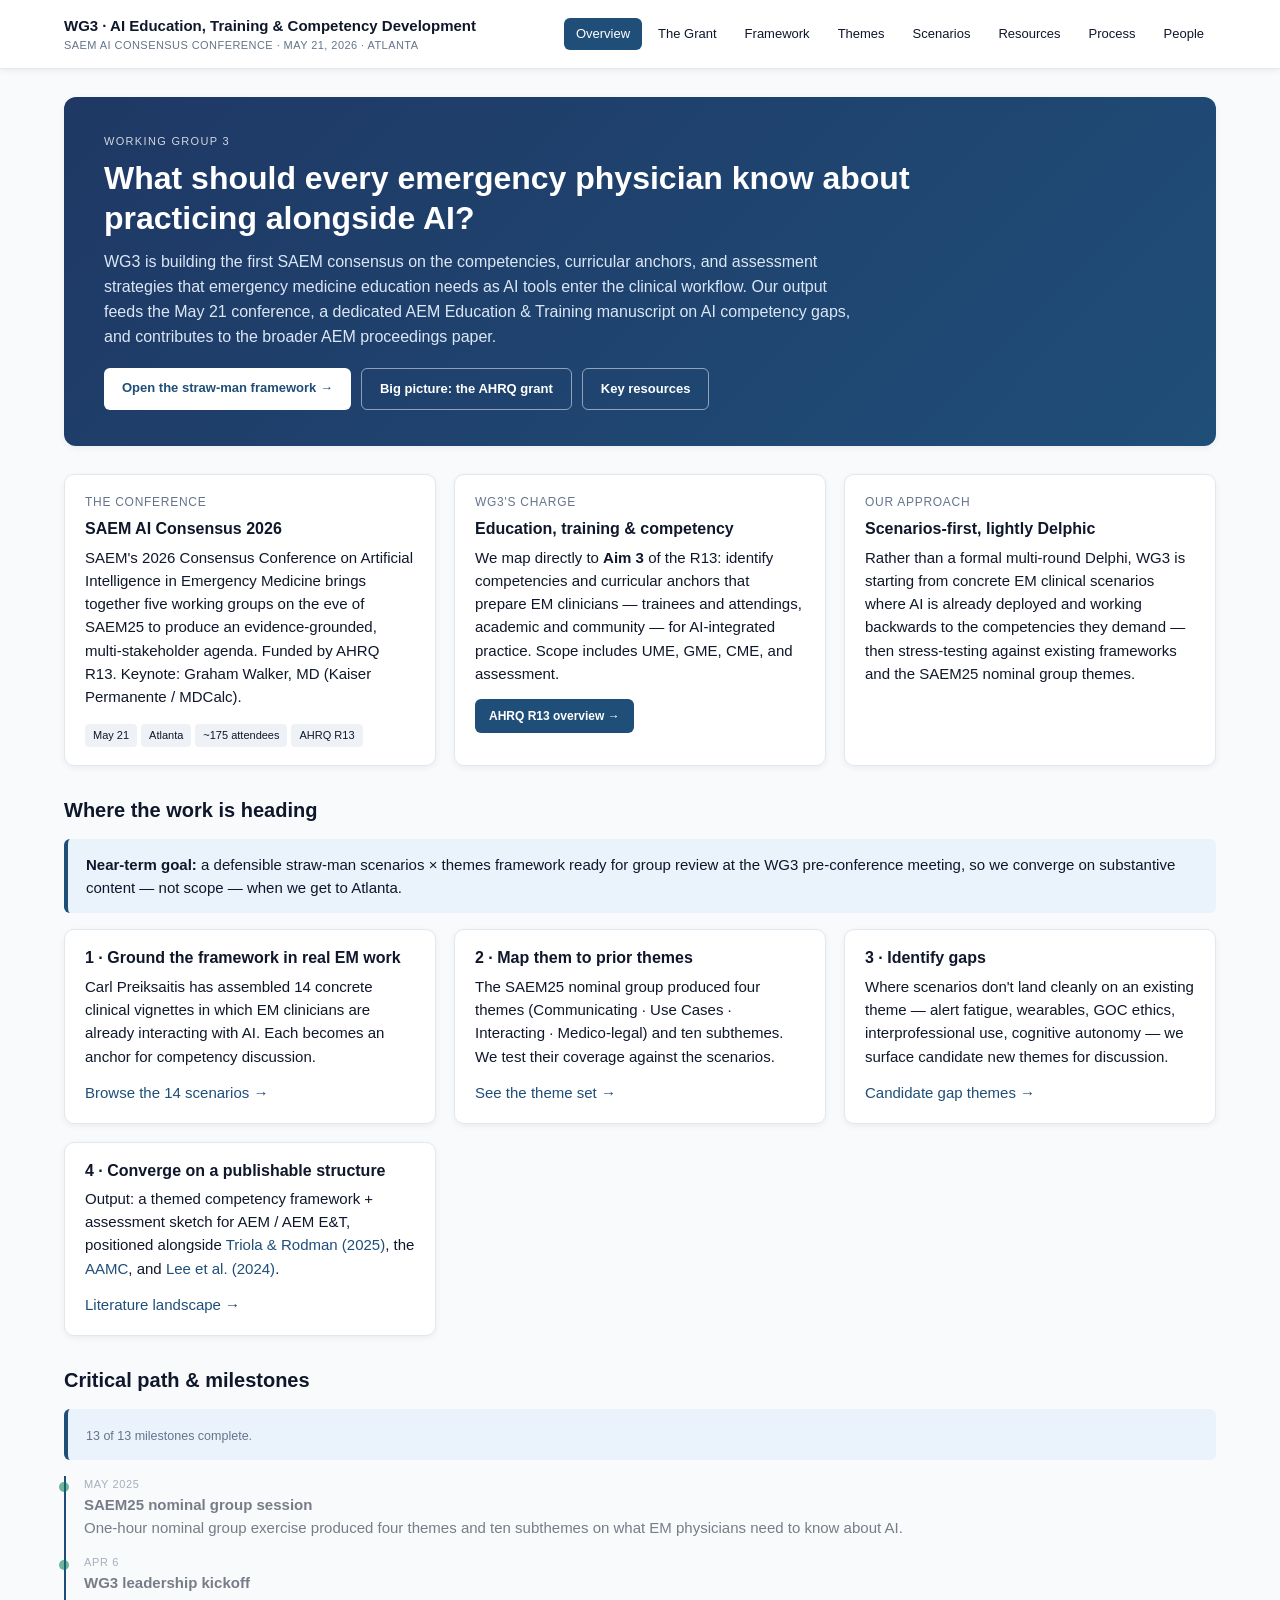
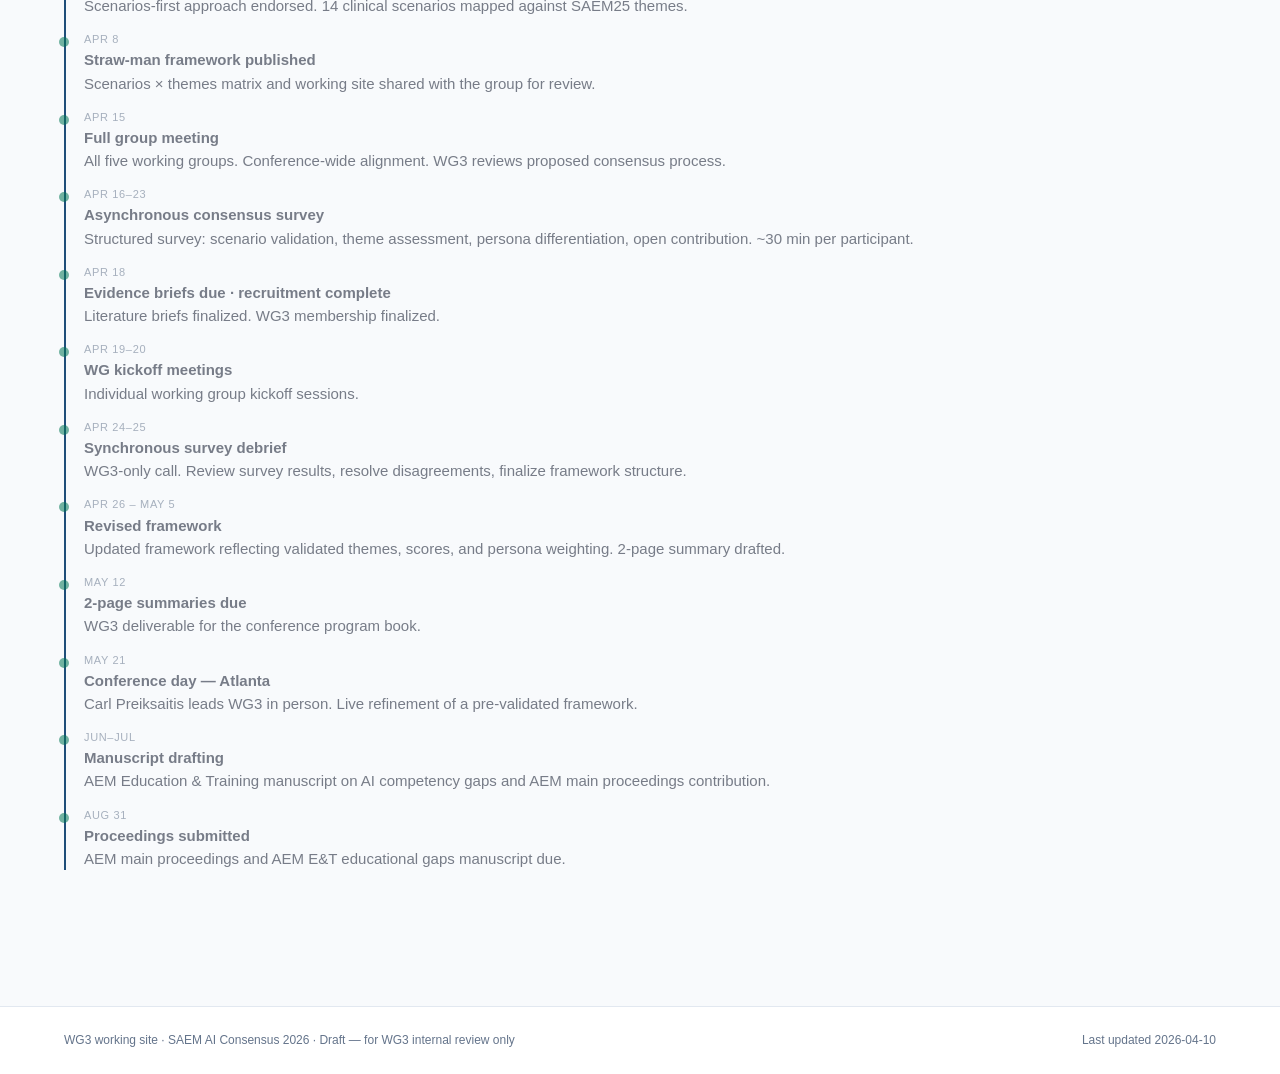
<file: index.html>
<!doctype html>
<html lang="en"><head>
<meta charset="utf-8"><meta name="viewport" content="width=device-width,initial-scale=1">
<title>WG3 · SAEM AI Consensus 2026</title>
<link rel="stylesheet" href="assets/site.css">
</head><body>
<header class="site"><div class="wrap">
 <div class="brand"><b>WG3 · AI Education, Training & Competency Development</b><span>SAEM AI Consensus Conference · May 21, 2026 · Atlanta</span></div>
 <nav>
  <a href="index.html">Overview</a>
  <a href="grant.html">The Grant</a>
  <a href="framework.html">Framework</a>
  <a href="themes.html">Themes</a>
  <a href="scenarios.html">Scenarios</a>
  <a href="resources.html">Resources</a>
  <a href="process.html">Process</a>
  <a href="people.html">People</a>
 </nav>
</div></header>

<main>
<div class="hero">
 <div class="eyebrow">Working Group 3</div>
 <h1>What should every emergency physician know about practicing alongside AI?</h1>
 <p>WG3 is building the first SAEM consensus on the competencies, curricular anchors, and assessment strategies that emergency medicine education needs as AI tools enter the clinical workflow. Our output feeds the May 21 conference, a dedicated AEM Education &amp; Training manuscript on AI competency gaps, and contributes to the broader AEM proceedings paper.</p>
 <div class="cta">
  <a class="btn" href="framework.html">Open the straw-man framework →</a>
  <a class="btn ghost" href="grant.html">Big picture: the AHRQ grant</a>
  <a class="btn ghost" href="resources.html">Key resources</a>
 </div>
</div>

<div class="grid cols-3">
 <div class="card"><div class="meta">The conference</div>
  <h3>SAEM AI Consensus 2026</h3>
  <p>SAEM's 2026 Consensus Conference on Artificial Intelligence in Emergency Medicine brings together five working groups on the eve of SAEM25 to produce an evidence-grounded, multi-stakeholder agenda. Funded by AHRQ R13. Keynote: Graham Walker, MD (Kaiser Permanente / MDCalc).</p>
  <p><span class="pill">May 21</span><span class="pill">Atlanta</span><span class="pill">~175 attendees</span><span class="pill">AHRQ R13</span></p>
 </div>
 <div class="card"><div class="meta">WG3's charge</div>
  <h3>Education, training & competency</h3>
  <p>We map directly to <b>Aim 3</b> of the R13: identify competencies and curricular anchors that prepare EM clinicians — trainees and attendings, academic and community — for AI-integrated practice. Scope includes UME, GME, CME, and assessment.</p>
  <p style="margin-bottom:0"><a href="grant.html" style="display:inline-block;padding:8px 14px;background:#1f4e79;color:#fff;border-radius:6px;font-weight:600;font-size:12px;text-decoration:none">AHRQ R13 overview →</a></p>
 </div>
 <div class="card"><div class="meta">Our approach</div>
  <h3>Scenarios-first, lightly Delphic</h3>
  <p>Rather than a formal multi-round Delphi, WG3 is starting from concrete EM clinical scenarios where AI is already deployed and working backwards to the competencies they demand — then stress-testing against existing frameworks and the SAEM25 nominal group themes.</p>
 </div>
</div>

<h2>Where the work is heading</h2>
<div class="callout">
 <b>Near-term goal:</b> a defensible straw-man scenarios × themes framework ready for group review at the WG3 pre-conference meeting, so we converge on substantive content — not scope — when we get to Atlanta.
</div>

<div class="grid cols-2">
 <div class="card">
  <h3>1 · Ground the framework in real EM work</h3>
  <p>Carl Preiksaitis has assembled 14 concrete clinical vignettes in which EM clinicians are already interacting with AI. Each becomes an anchor for competency discussion.</p>
  <p><a href="scenarios.html">Browse the 14 scenarios →</a></p>
 </div>
 <div class="card">
  <h3>2 · Map them to prior themes</h3>
  <p>The SAEM25 nominal group produced four themes (Communicating · Use Cases · Interacting · Medico-legal) and ten subthemes. We test their coverage against the scenarios.</p>
  <p><a href="themes.html">See the theme set →</a></p>
 </div>
 <div class="card">
  <h3>3 · Identify gaps</h3>
  <p>Where scenarios don't land cleanly on an existing theme — alert fatigue, wearables, GOC ethics, interprofessional use, cognitive autonomy — we surface candidate new themes for discussion.</p>
  <p><a href="framework.html#gaps">Candidate gap themes →</a></p>
 </div>
 <div class="card">
  <h3>4 · Converge on a publishable structure</h3>
  <p>Output: a themed competency framework + assessment sketch for AEM / AEM E&amp;T, positioned alongside <a href="https://pubmed.ncbi.nlm.nih.gov/39705530/" target="_blank" rel="noopener">Triola &amp; Rodman (2025)</a>, the <a href="https://www.aamc.org/about-us/mission-areas/medical-education/advancing-ai-resource-collection/artificial-intelligence-competencies-medical-educators" target="_blank" rel="noopener">AAMC</a>, and <a href="https://pubmed.ncbi.nlm.nih.gov/38207056/" target="_blank" rel="noopener">Lee et al. (2024)</a>.</p>
  <p><a href="resources.html#lit">Literature landscape →</a></p>
 </div>
</div>

<h2>Critical path &amp; milestones</h2>
<div id="tlStatus" class="callout"></div>
<div id="timeline" class="timeline"></div>
</main>

<footer class="site"><div class="wrap">
 <div>WG3 working site · SAEM AI Consensus 2026 · Draft — for WG3 internal review only</div>
 <div>Last updated 2026-04-10</div>
</div></footer>
<script src="assets/data.js"></script>
<script src="assets/site.js"></script>
<script>renderTimeline('#timeline');renderTimelineStatus('#tlStatus');</script>
</body></html>
</file>
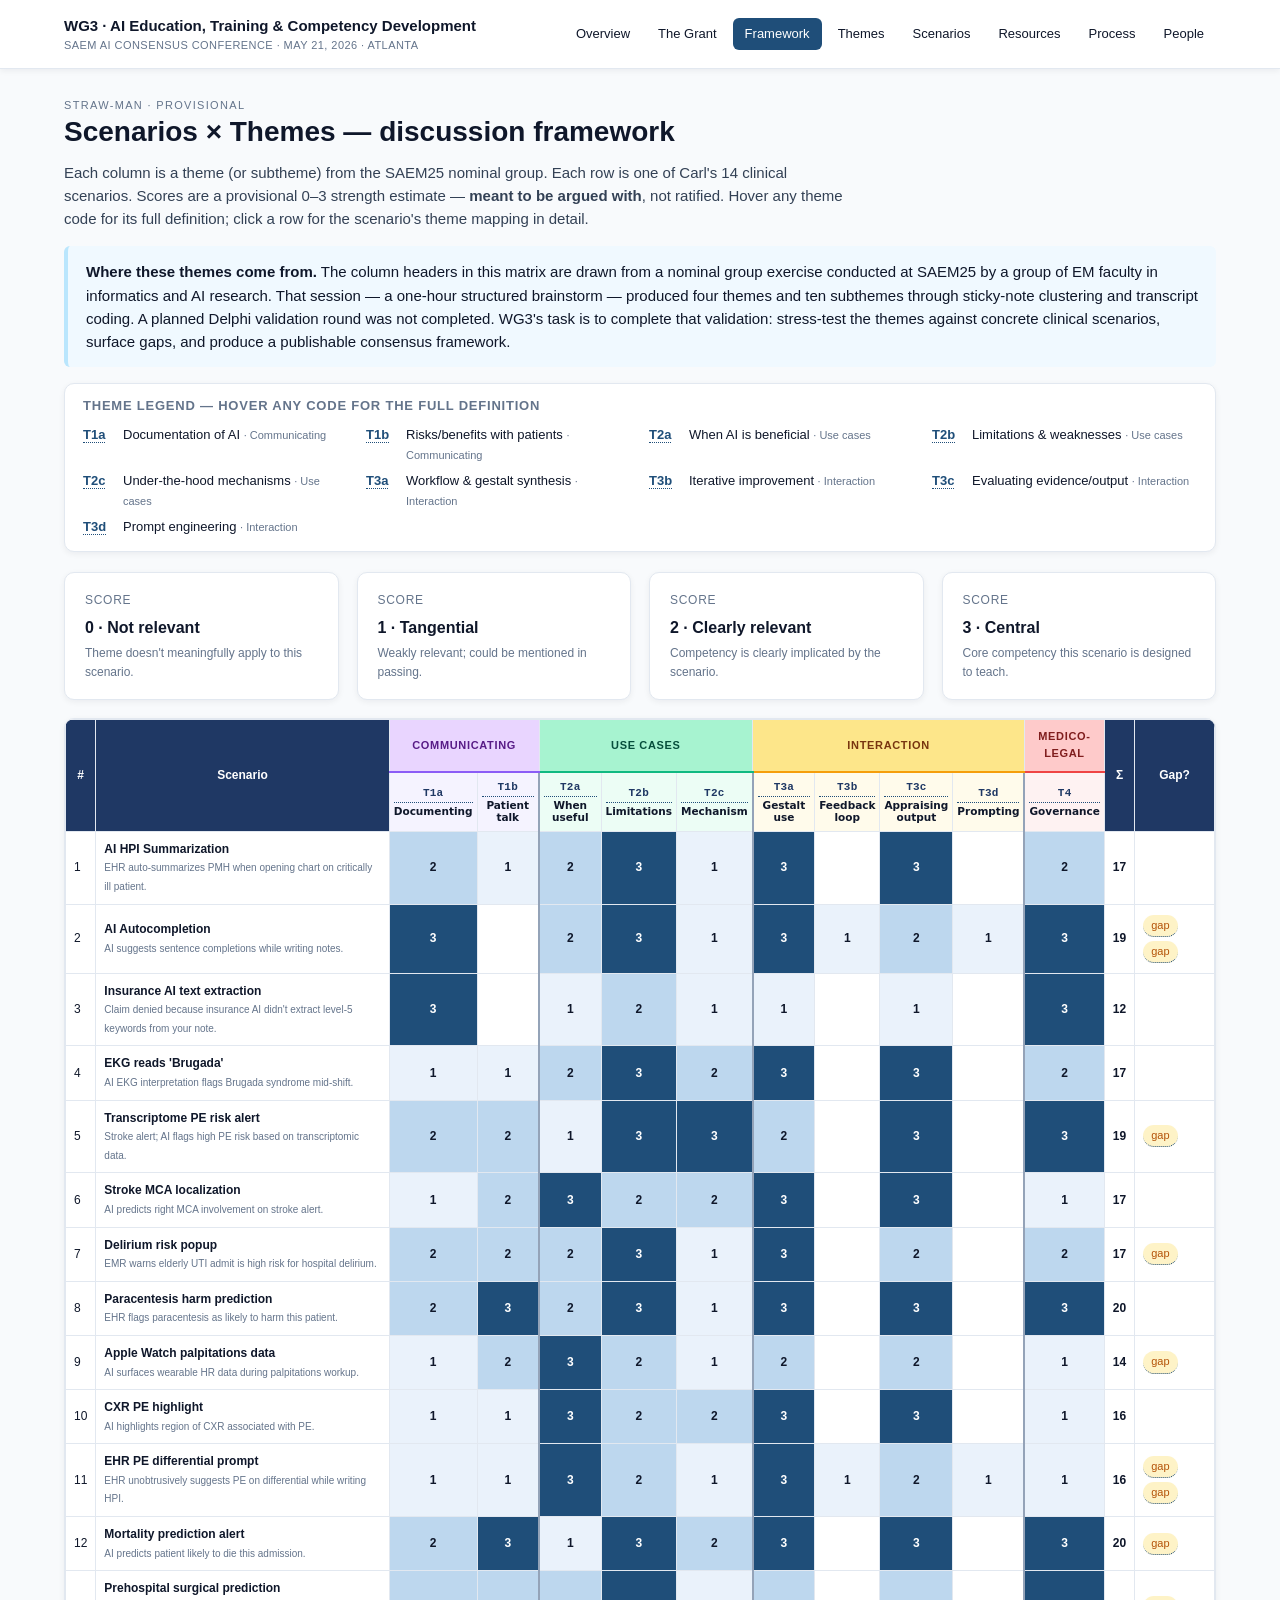
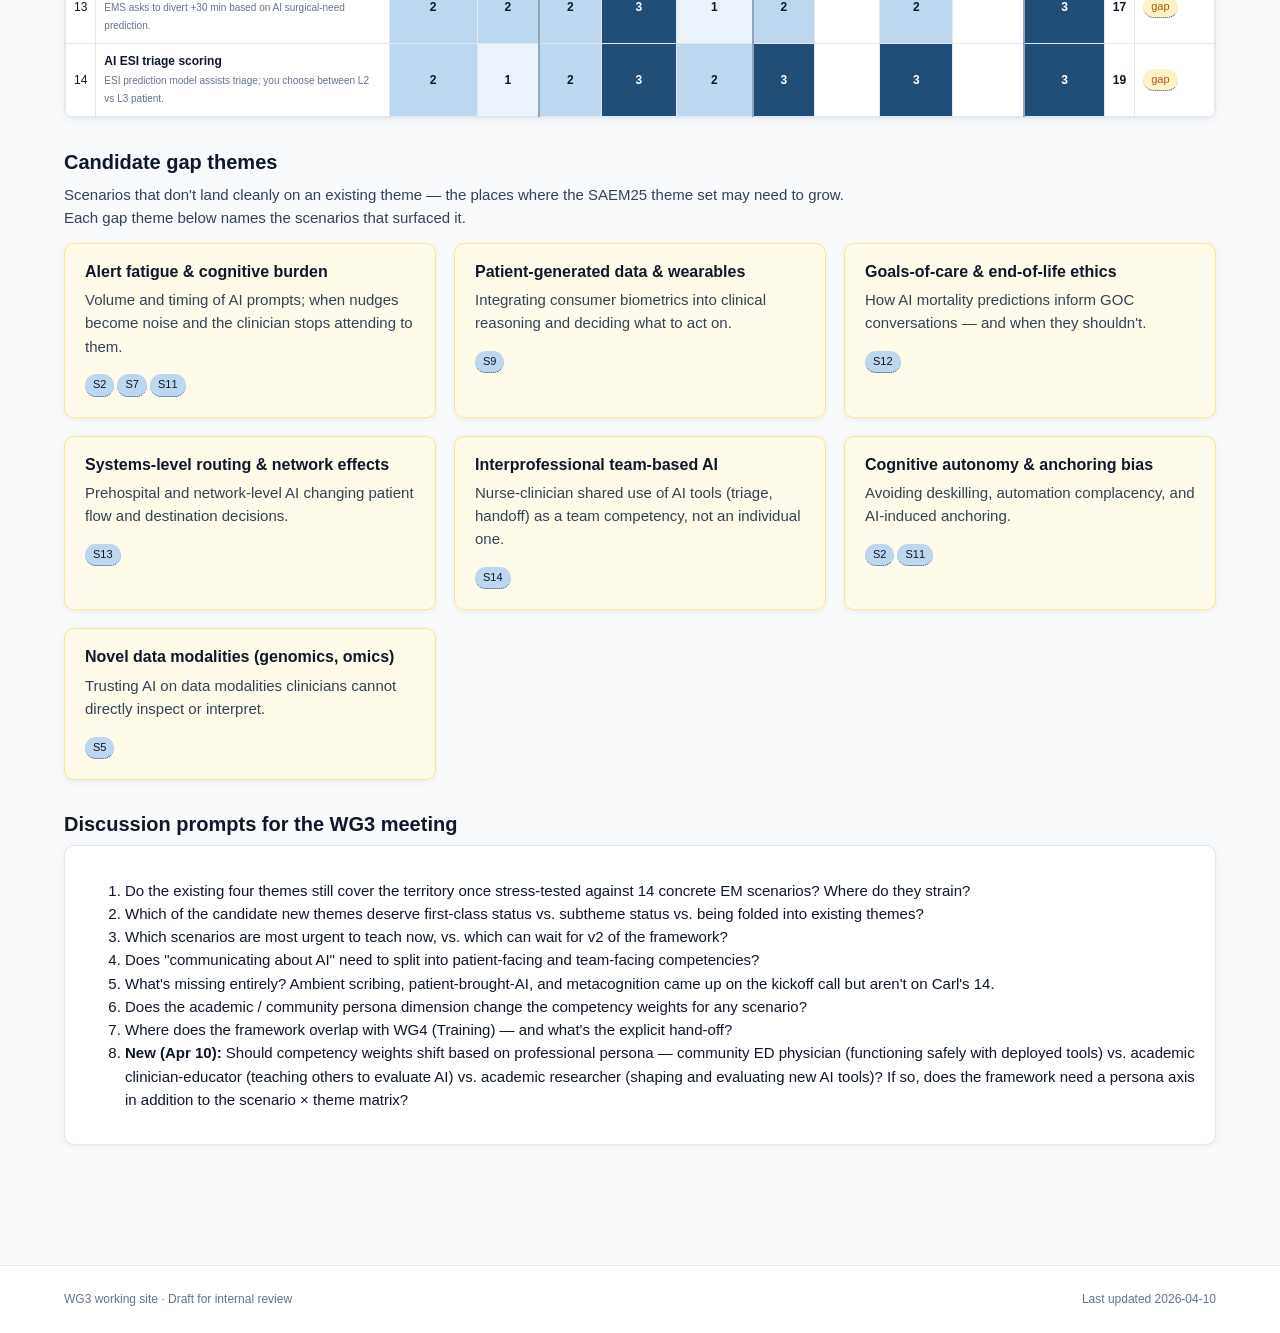
<file: framework.html>
<!doctype html>
<html lang="en"><head>
<meta charset="utf-8"><meta name="viewport" content="width=device-width,initial-scale=1">
<title>Framework · WG3</title>
<link rel="stylesheet" href="assets/site.css">
</head><body>
<header class="site"><div class="wrap">
 <div class="brand"><b>WG3 · AI Education, Training & Competency Development</b><span>SAEM AI Consensus Conference · May 21, 2026 · Atlanta</span></div>
 <nav>
  <a href="index.html">Overview</a><a href="grant.html">The Grant</a><a href="framework.html">Framework</a><a href="themes.html">Themes</a>
  <a href="scenarios.html">Scenarios</a><a href="resources.html">Resources</a><a href="process.html">Process</a><a href="people.html">People</a>
 </nav>
</div></header>

<main>
<div class="eyebrow" style="font-size:11px;color:#64748b;letter-spacing:.12em;text-transform:uppercase">Straw-man · Provisional</div>
<h1>Scenarios × Themes — discussion framework</h1>
<p style="max-width:780px;color:#334155">Each column is a theme (or subtheme) from the SAEM25 nominal group. Each row is one of Carl's 14 clinical scenarios. Scores are a provisional 0–3 strength estimate — <b>meant to be argued with</b>, not ratified. Hover any theme code for its full definition; click a row for the scenario's theme mapping in detail.</p>

<div class="callout" style="background:#f0f9ff;border-color:#bae6fd">
 <b>Where these themes come from.</b> The column headers in this matrix are drawn from a nominal group exercise conducted at SAEM25 by a group of EM faculty in informatics and AI research. That session — a one-hour structured brainstorm — produced four themes and ten subthemes through sticky-note clustering and transcript coding. A planned Delphi validation round was not completed. WG3's task is to complete that validation: stress-test the themes against concrete clinical scenarios, surface gaps, and produce a publishable consensus framework.
</div>

<div id="legend" class="theme-legend"></div>

<div class="grid cols-4" style="margin-bottom:18px">
 <div class="card"><div class="meta">Score</div><h3>0 · Not relevant</h3><p style="font-size:12px;color:#64748b">Theme doesn't meaningfully apply to this scenario.</p></div>
 <div class="card"><div class="meta">Score</div><h3>1 · Tangential</h3><p style="font-size:12px;color:#64748b">Weakly relevant; could be mentioned in passing.</p></div>
 <div class="card"><div class="meta">Score</div><h3>2 · Clearly relevant</h3><p style="font-size:12px;color:#64748b">Competency is clearly implicated by the scenario.</p></div>
 <div class="card"><div class="meta">Score</div><h3>3 · Central</h3><p style="font-size:12px;color:#64748b">Core competency this scenario is designed to teach.</p></div>
</div>

<div class="matrix-wrap"><div id="matrix"></div></div>

<h2 id="gaps">Candidate gap themes</h2>
<p style="max-width:780px;color:#334155">Scenarios that don't land cleanly on an existing theme — the places where the SAEM25 theme set may need to grow. Each gap theme below names the scenarios that surfaced it.</p>
<div class="grid cols-2" id="gapGrid"></div>

<h2>Discussion prompts for the WG3 meeting</h2>
<div class="card">
 <ol>
  <li>Do the existing four themes still cover the territory once stress-tested against 14 concrete EM scenarios? Where do they strain?</li>
  <li>Which of the candidate new themes deserve first-class status vs. subtheme status vs. being folded into existing themes?</li>
  <li>Which scenarios are most urgent to teach now, vs. which can wait for v2 of the framework?</li>
  <li>Does "communicating about AI" need to split into patient-facing and team-facing competencies?</li>
  <li>What's missing entirely? Ambient scribing, patient-brought-AI, and metacognition came up on the kickoff call but aren't on Carl's 14.</li>
  <li>Does the academic / community persona dimension change the competency weights for any scenario?</li>
  <li>Where does the framework overlap with WG4 (Training) — and what's the explicit hand-off?</li>
  <li><b>New (Apr 10):</b> Should competency weights shift based on professional persona — community ED physician (functioning safely with deployed tools) vs. academic clinician-educator (teaching others to evaluate AI) vs. academic researcher (shaping and evaluating new AI tools)? If so, does the framework need a persona axis in addition to the scenario × theme matrix?</li>
 </ol>
</div>
</main>

<footer class="site"><div class="wrap"><div>WG3 working site · Draft for internal review</div><div>Last updated 2026-04-10</div></div></footer>
<script src="assets/data.js"></script>
<script src="assets/site.js"></script>
<script>
 renderThemeLegend('#legend');
 renderMatrix('#matrix');
 // gap cards
 const gh = WG3.gaps.map(g=>`<div class="card" style="background:#fffbeb;border-color:#fde68a">
  <h3>${g.name}</h3>
  <p style="color:#334155">${g.why}</p>
  <div>${g.scenarios.map(s=>{const sc=WG3.scenarios.find(x=>x.id===s);return `<span class="chip" data-tip="${sc.name}: ${sc.vig.replace(/"/g,'&quot;')}">S${s}</span>`}).join('')}</div>
 </div>`).join('');
 document.getElementById('gapGrid').innerHTML = gh;
</script>
</body></html>
</file>
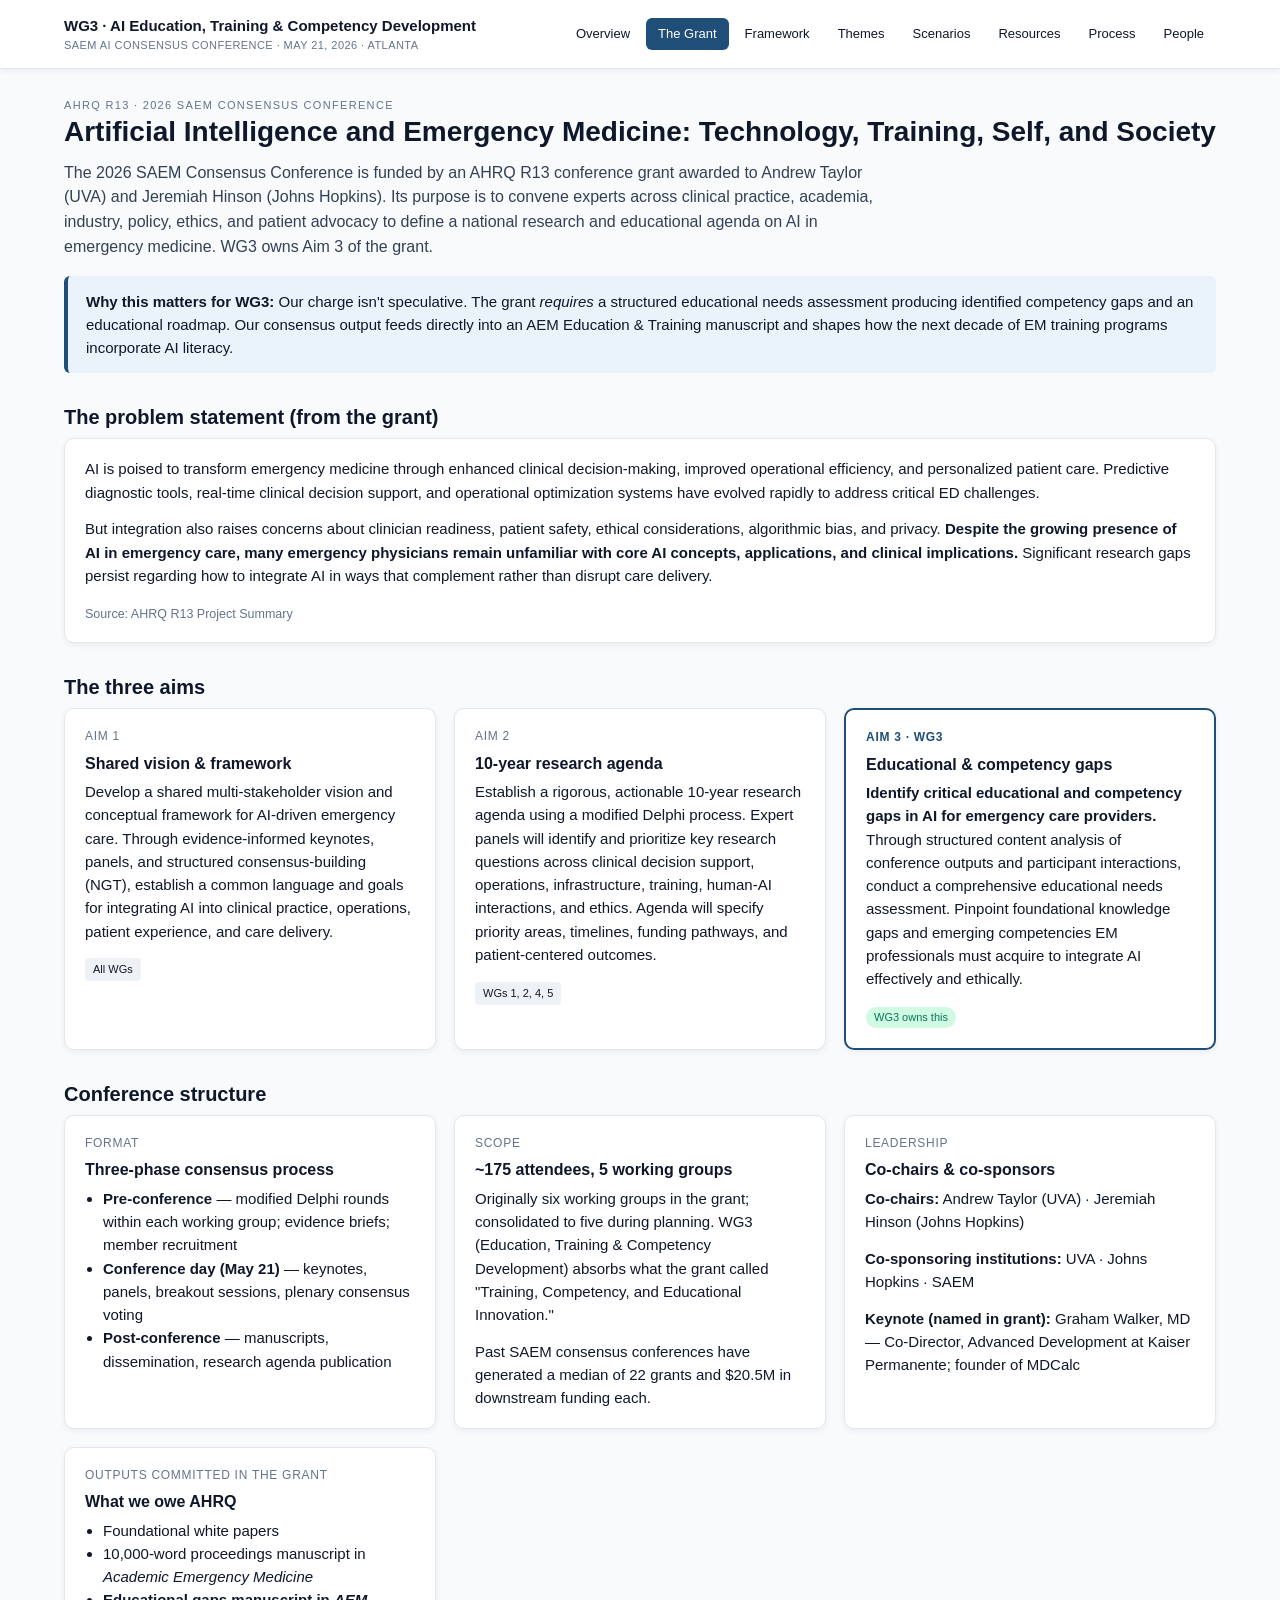
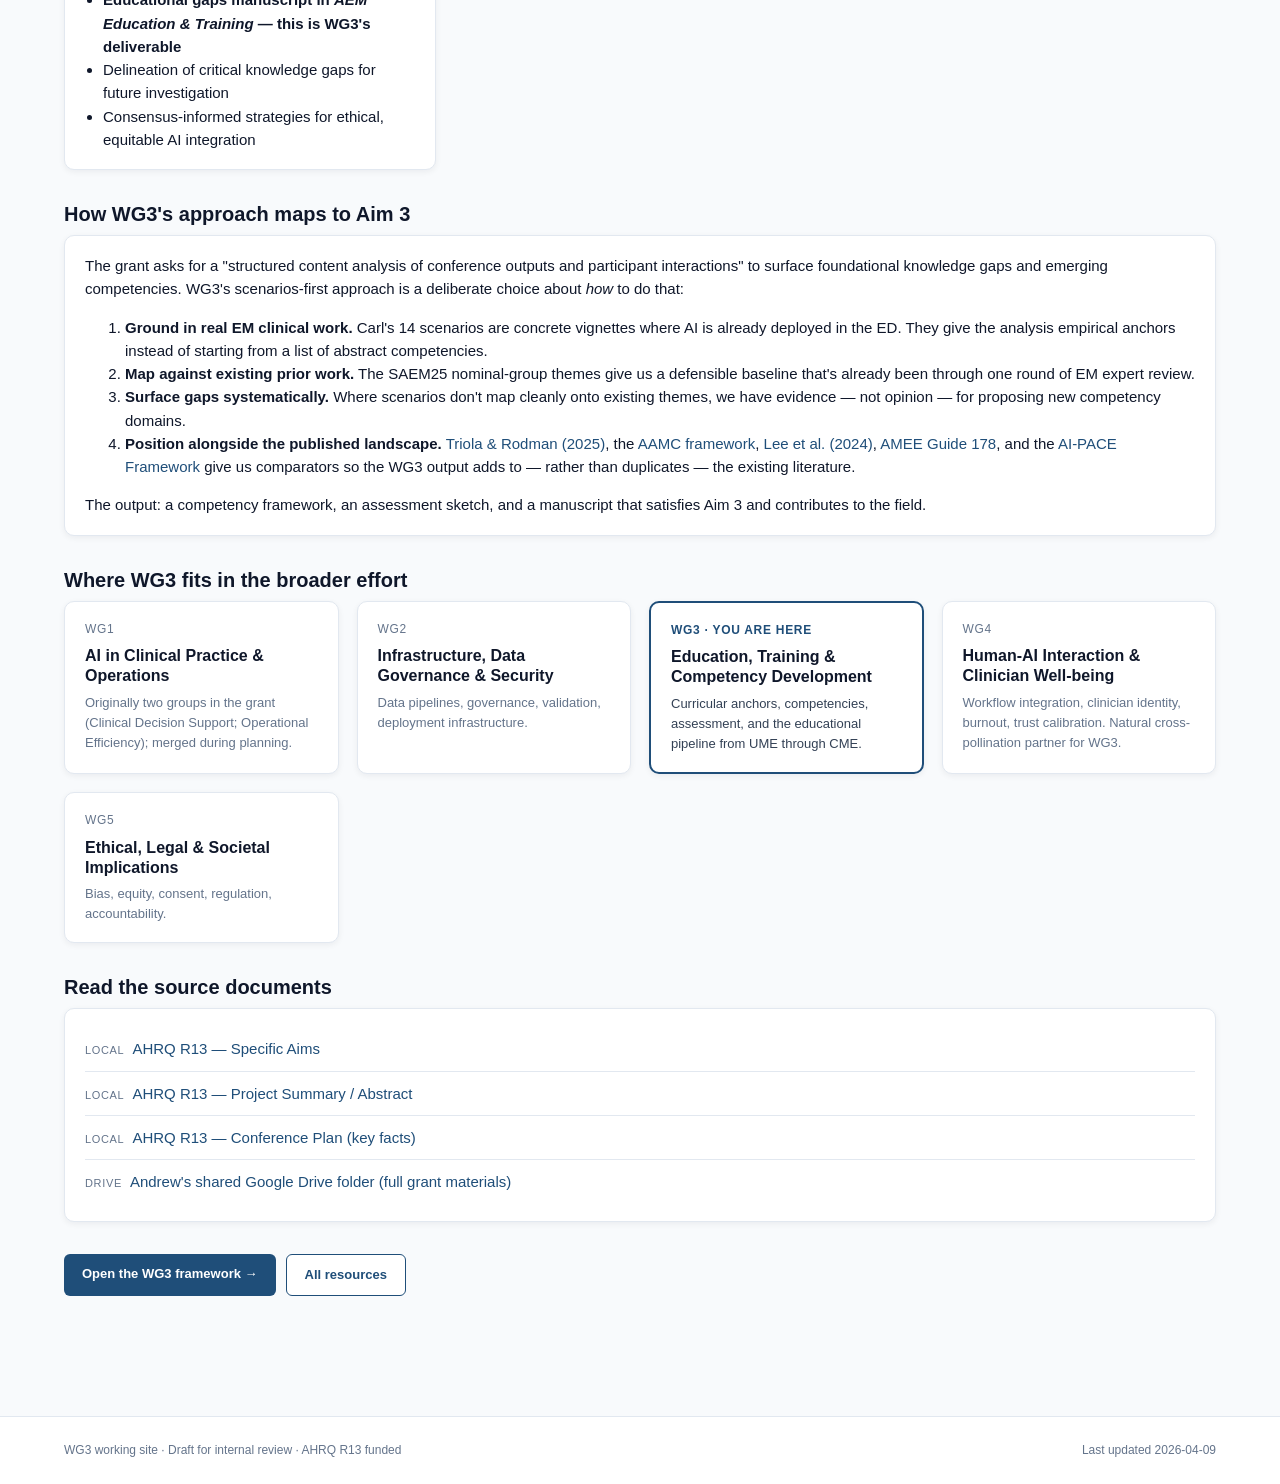
<file: grant.html>
<!doctype html>
<html lang="en"><head>
<meta charset="utf-8"><meta name="viewport" content="width=device-width,initial-scale=1">
<title>The AHRQ Grant — WG3 in context</title>
<link rel="stylesheet" href="assets/site.css">
</head><body>
<header class="site"><div class="wrap">
 <div class="brand"><b>WG3 · AI Education, Training & Competency Development</b><span>SAEM AI Consensus Conference · May 21, 2026 · Atlanta</span></div>
 <nav>
  <a href="index.html">Overview</a>
  <a href="grant.html">The Grant</a>
  <a href="framework.html">Framework</a>
  <a href="themes.html">Themes</a>
  <a href="scenarios.html">Scenarios</a>
  <a href="resources.html">Resources</a>
  <a href="process.html">Process</a>
  <a href="people.html">People</a>
 </nav>
</div></header>

<main>
<div class="eyebrow" style="font-size:11px;color:#64748b;letter-spacing:.12em;text-transform:uppercase">AHRQ R13 · 2026 SAEM Consensus Conference</div>
<h1>Artificial Intelligence and Emergency Medicine: Technology, Training, Self, and Society</h1>
<p style="max-width:820px;color:#334155;font-size:16px">The 2026 SAEM Consensus Conference is funded by an AHRQ R13 conference grant awarded to Andrew Taylor (UVA) and Jeremiah Hinson (Johns Hopkins). Its purpose is to convene experts across clinical practice, academia, industry, policy, ethics, and patient advocacy to define a national research and educational agenda on AI in emergency medicine. WG3 owns Aim 3 of the grant.</p>

<div class="callout">
 <b>Why this matters for WG3:</b> Our charge isn't speculative. The grant <em>requires</em> a structured educational needs assessment producing identified competency gaps and an educational roadmap. Our consensus output feeds directly into an AEM Education & Training manuscript and shapes how the next decade of EM training programs incorporate AI literacy.
</div>

<h2>The problem statement (from the grant)</h2>
<div class="card">
 <p>AI is poised to transform emergency medicine through enhanced clinical decision-making, improved operational efficiency, and personalized patient care. Predictive diagnostic tools, real-time clinical decision support, and operational optimization systems have evolved rapidly to address critical ED challenges.</p>
 <p>But integration also raises concerns about clinician readiness, patient safety, ethical considerations, algorithmic bias, and privacy. <b>Despite the growing presence of AI in emergency care, many emergency physicians remain unfamiliar with core AI concepts, applications, and clinical implications.</b> Significant research gaps persist regarding how to integrate AI in ways that complement rather than disrupt care delivery.</p>
 <p style="margin-bottom:0"><small style="color:#64748b">Source: AHRQ R13 Project Summary</small></p>
</div>

<h2>The three aims</h2>
<div class="grid cols-3">
 <div class="card">
  <div class="meta">Aim 1</div>
  <h3>Shared vision & framework</h3>
  <p>Develop a shared multi-stakeholder vision and conceptual framework for AI-driven emergency care. Through evidence-informed keynotes, panels, and structured consensus-building (NGT), establish a common language and goals for integrating AI into clinical practice, operations, patient experience, and care delivery.</p>
  <p style="margin-bottom:0"><span class="pill">All WGs</span></p>
 </div>
 <div class="card">
  <div class="meta">Aim 2</div>
  <h3>10-year research agenda</h3>
  <p>Establish a rigorous, actionable 10-year research agenda using a modified Delphi process. Expert panels will identify and prioritize key research questions across clinical decision support, operations, infrastructure, training, human-AI interactions, and ethics. Agenda will specify priority areas, timelines, funding pathways, and patient-centered outcomes.</p>
  <p style="margin-bottom:0"><span class="pill">WGs 1, 2, 4, 5</span></p>
 </div>
 <div class="card" style="border-color:#1f4e79;border-width:2px">
  <div class="meta" style="color:#1f4e79"><b>Aim 3 · WG3</b></div>
  <h3>Educational & competency gaps</h3>
  <p><b>Identify critical educational and competency gaps in AI for emergency care providers.</b> Through structured content analysis of conference outputs and participant interactions, conduct a comprehensive educational needs assessment. Pinpoint foundational knowledge gaps and emerging competencies EM professionals must acquire to integrate AI effectively and ethically.</p>
  <p style="margin-bottom:0"><span class="chip ok">WG3 owns this</span></p>
 </div>
</div>

<h2>Conference structure</h2>
<div class="grid cols-2">
 <div class="card">
  <div class="meta">Format</div>
  <h3>Three-phase consensus process</h3>
  <ul style="padding-left:18px;margin:0">
   <li><b>Pre-conference</b> — modified Delphi rounds within each working group; evidence briefs; member recruitment</li>
   <li><b>Conference day (May 21)</b> — keynotes, panels, breakout sessions, plenary consensus voting</li>
   <li><b>Post-conference</b> — manuscripts, dissemination, research agenda publication</li>
  </ul>
 </div>
 <div class="card">
  <div class="meta">Scope</div>
  <h3>~175 attendees, 5 working groups</h3>
  <p>Originally six working groups in the grant; consolidated to five during planning. WG3 (Education, Training & Competency Development) absorbs what the grant called "Training, Competency, and Educational Innovation."</p>
  <p style="margin-bottom:0">Past SAEM consensus conferences have generated a median of 22 grants and $20.5M in downstream funding each.</p>
 </div>
 <div class="card">
  <div class="meta">Leadership</div>
  <h3>Co-chairs & co-sponsors</h3>
  <p><b>Co-chairs:</b> Andrew Taylor (UVA) · Jeremiah Hinson (Johns Hopkins)</p>
  <p><b>Co-sponsoring institutions:</b> UVA · Johns Hopkins · SAEM</p>
  <p style="margin-bottom:0"><b>Keynote (named in grant):</b> Graham Walker, MD — Co-Director, Advanced Development at Kaiser Permanente; founder of MDCalc</p>
 </div>
 <div class="card">
  <div class="meta">Outputs committed in the grant</div>
  <h3>What we owe AHRQ</h3>
  <ul style="padding-left:18px;margin:0">
   <li>Foundational white papers</li>
   <li>10,000-word proceedings manuscript in <i>Academic Emergency Medicine</i></li>
   <li><b>Educational gaps manuscript in <i>AEM Education & Training</i> — this is WG3's deliverable</b></li>
   <li>Delineation of critical knowledge gaps for future investigation</li>
   <li>Consensus-informed strategies for ethical, equitable AI integration</li>
  </ul>
 </div>
</div>

<h2>How WG3's approach maps to Aim 3</h2>
<div class="card">
 <p>The grant asks for a "structured content analysis of conference outputs and participant interactions" to surface foundational knowledge gaps and emerging competencies. WG3's scenarios-first approach is a deliberate choice about <em>how</em> to do that:</p>
 <ol>
  <li><b>Ground in real EM clinical work.</b> Carl's 14 scenarios are concrete vignettes where AI is already deployed in the ED. They give the analysis empirical anchors instead of starting from a list of abstract competencies.</li>
  <li><b>Map against existing prior work.</b> The SAEM25 nominal-group themes give us a defensible baseline that's already been through one round of EM expert review.</li>
  <li><b>Surface gaps systematically.</b> Where scenarios don't map cleanly onto existing themes, we have evidence — not opinion — for proposing new competency domains.</li>
  <li><b>Position alongside the published landscape.</b> <a href="https://pubmed.ncbi.nlm.nih.gov/39705530/" target="_blank" rel="noopener">Triola &amp; Rodman (2025)</a>, the <a href="https://www.aamc.org/about-us/mission-areas/medical-education/advancing-ai-resource-collection/artificial-intelligence-competencies-medical-educators" target="_blank" rel="noopener">AAMC framework</a>, <a href="https://pubmed.ncbi.nlm.nih.gov/38207056/" target="_blank" rel="noopener">Lee et al. (2024)</a>, <a href="https://pubmed.ncbi.nlm.nih.gov/39787028/" target="_blank" rel="noopener">AMEE Guide 178</a>, and the <a href="https://arxiv.org/abs/2602.10527" target="_blank" rel="noopener">AI-PACE Framework</a> give us comparators so the WG3 output adds to — rather than duplicates — the existing literature.</li>
 </ol>
 <p style="margin-bottom:0">The output: a competency framework, an assessment sketch, and a manuscript that satisfies Aim 3 and contributes to the field.</p>
</div>

<h2>Where WG3 fits in the broader effort</h2>
<div class="grid cols-3">
 <div class="card"><div class="meta">WG1</div><h3>AI in Clinical Practice & Operations</h3><p style="font-size:13px;color:#64748b">Originally two groups in the grant (Clinical Decision Support; Operational Efficiency); merged during planning.</p></div>
 <div class="card"><div class="meta">WG2</div><h3>Infrastructure, Data Governance & Security</h3><p style="font-size:13px;color:#64748b">Data pipelines, governance, validation, deployment infrastructure.</p></div>
 <div class="card" style="border-color:#1f4e79;border-width:2px"><div class="meta" style="color:#1f4e79"><b>WG3 · You are here</b></div><h3>Education, Training & Competency Development</h3><p style="font-size:13px;color:#334155">Curricular anchors, competencies, assessment, and the educational pipeline from UME through CME.</p></div>
 <div class="card"><div class="meta">WG4</div><h3>Human-AI Interaction & Clinician Well-being</h3><p style="font-size:13px;color:#64748b">Workflow integration, clinician identity, burnout, trust calibration. Natural cross-pollination partner for WG3.</p></div>
 <div class="card"><div class="meta">WG5</div><h3>Ethical, Legal & Societal Implications</h3><p style="font-size:13px;color:#64748b">Bias, equity, consent, regulation, accountability.</p></div>
</div>

<h2>Read the source documents</h2>
<div class="card">
 <ul class="res-list">
  <li><span class="label">Local</span><a href="../../04 - Literature & Evidence Briefs/AHRQ_R13_Specific_Aims.md">AHRQ R13 — Specific Aims</a></li>
  <li><span class="label">Local</span><a href="../../04 - Literature & Evidence Briefs/AHRQ_R13_Project_Summary.md">AHRQ R13 — Project Summary / Abstract</a></li>
  <li><span class="label">Local</span><a href="../../04 - Literature & Evidence Briefs/AHRQ_R13_Conference_Plan.md">AHRQ R13 — Conference Plan (key facts)</a></li>
  <li><span class="label">Drive</span><a href="https://drive.google.com/drive/folders/1F6RIBGo9-SDqXEYp2VZU8atL_vuUErXI" target="_blank">Andrew's shared Google Drive folder (full grant materials)</a></li>
 </ul>
</div>

<div style="margin-top:32px;display:flex;gap:10px;flex-wrap:wrap">
 <a class="btn" href="framework.html" style="background:var(--accent);color:#fff">Open the WG3 framework →</a>
 <a class="btn" href="resources.html" style="background:#fff;color:var(--accent);border:1px solid var(--accent)">All resources</a>
</div>
</main>

<footer class="site"><div class="wrap">
 <div>WG3 working site · Draft for internal review · AHRQ R13 funded</div>
 <div>Last updated 2026-04-09</div>
</div></footer>
<script src="assets/data.js"></script><script src="assets/site.js"></script>
</body></html>
</file>
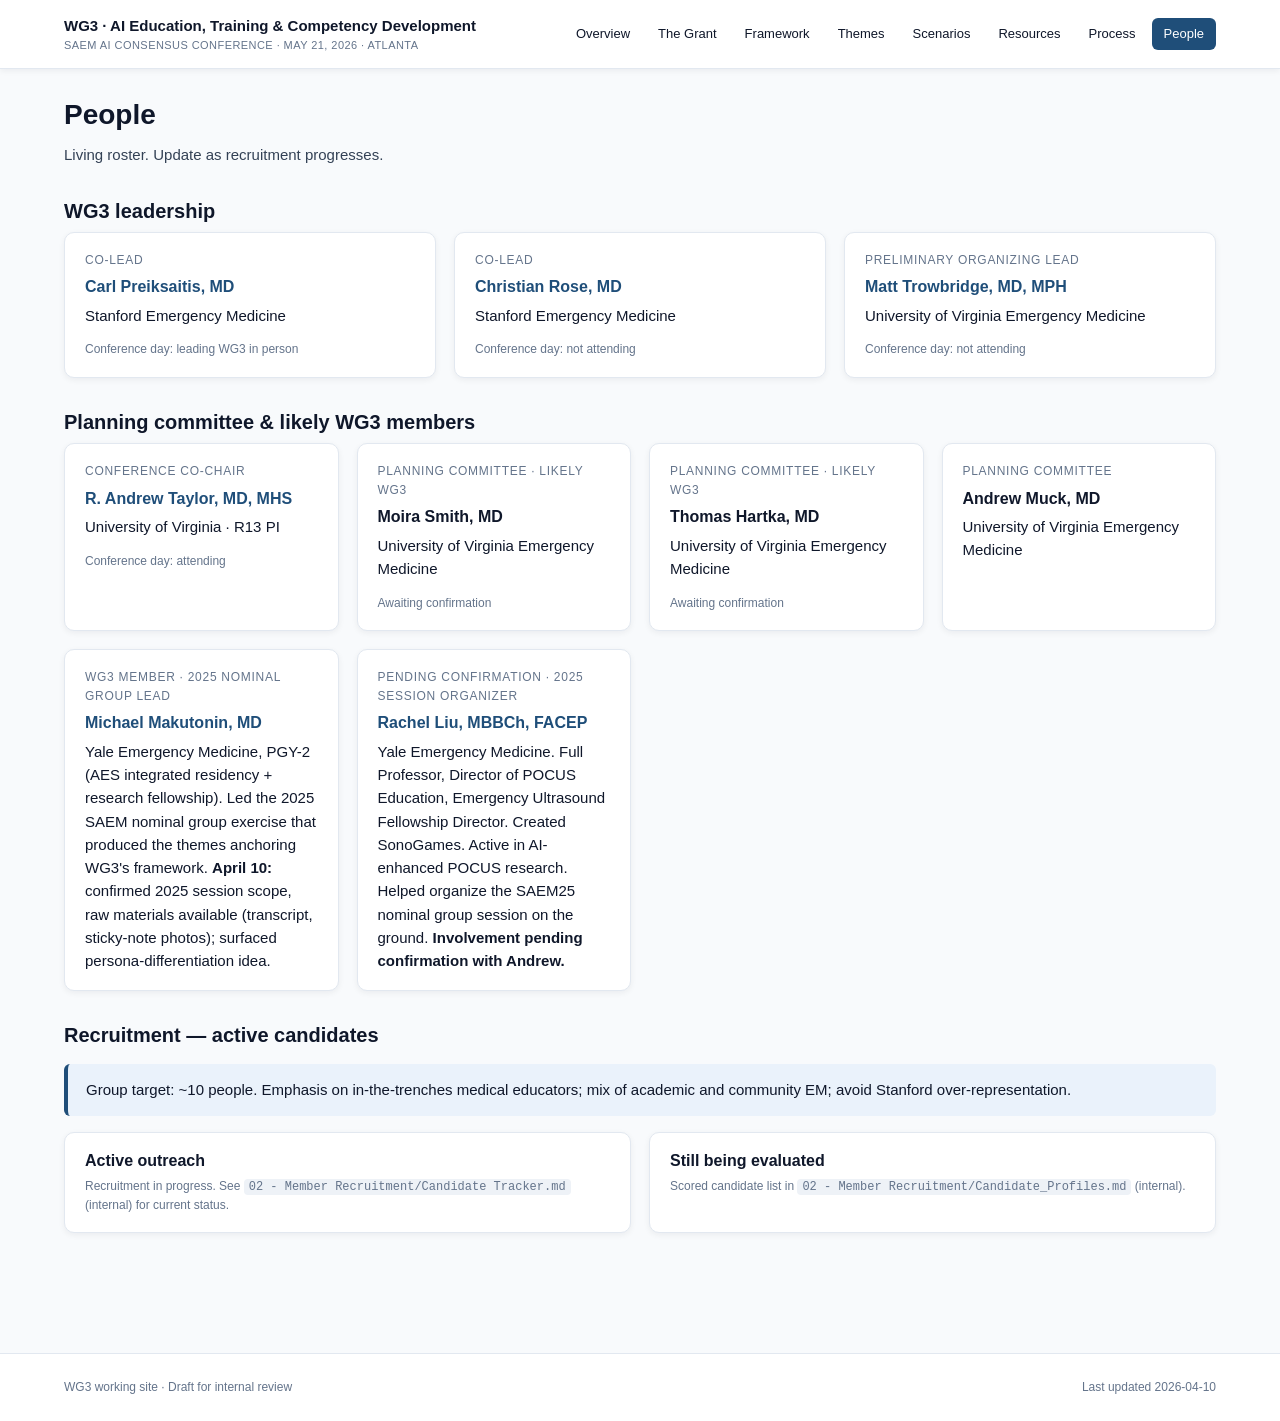
<file: people.html>
<!doctype html>
<html lang="en"><head>
<meta charset="utf-8"><meta name="viewport" content="width=device-width,initial-scale=1">
<title>People · WG3</title>
<link rel="stylesheet" href="assets/site.css">
</head><body>
<header class="site"><div class="wrap">
 <div class="brand"><b>WG3 · AI Education, Training & Competency Development</b><span>SAEM AI Consensus Conference · May 21, 2026 · Atlanta</span></div>
 <nav>
  <a href="index.html">Overview</a><a href="grant.html">The Grant</a><a href="framework.html">Framework</a><a href="themes.html">Themes</a>
  <a href="scenarios.html">Scenarios</a><a href="resources.html">Resources</a><a href="process.html">Process</a><a href="people.html">People</a>
 </nav>
</div></header>

<main>
<h1>People</h1>
<p style="max-width:780px;color:#334155">Living roster. Update as recruitment progresses.</p>

<h2>WG3 leadership</h2>
<div class="grid cols-3">
 <div class="card"><div class="meta">Co-lead</div><h3><a href="https://profiles.stanford.edu/carl-preiksaitis" target="_blank" rel="noopener">Carl Preiksaitis, MD</a></h3><p>Stanford Emergency Medicine</p><p style="font-size:12px;color:#64748b;margin-bottom:0">Conference day: leading WG3 in person</p></div>
 <div class="card"><div class="meta">Co-lead</div><h3><a href="https://profiles.stanford.edu/christian-rose" target="_blank" rel="noopener">Christian Rose, MD</a></h3><p>Stanford Emergency Medicine</p><p style="font-size:12px;color:#64748b;margin-bottom:0">Conference day: not attending</p></div>
 <div class="card"><div class="meta">Preliminary organizing lead</div><h3><a href="https://med.virginia.edu/emergency-medicine/faculty/full-time-faculty/matthew-trowbridge-md/" target="_blank" rel="noopener">Matt Trowbridge, MD, MPH</a></h3><p>University of Virginia Emergency Medicine</p><p style="font-size:12px;color:#64748b;margin-bottom:0">Conference day: not attending</p></div>
</div>

<h2>Planning committee &amp; likely WG3 members</h2>
<div class="grid cols-3">
 <div class="card"><div class="meta">Conference co-chair</div><h3><a href="https://med.virginia.edu/emergency-medicine/faculty/full-time-faculty/r-andrew-taylor-md-mhs/" target="_blank" rel="noopener">R. Andrew Taylor, MD, MHS</a></h3><p>University of Virginia · R13 PI</p><p style="font-size:12px;color:#64748b;margin-bottom:0">Conference day: attending</p></div>
 <div class="card"><div class="meta">Planning committee · likely WG3</div><h3>Moira Smith, MD</h3><p>University of Virginia Emergency Medicine</p><p style="font-size:12px;color:#64748b;margin-bottom:0">Awaiting confirmation</p></div>
 <div class="card"><div class="meta">Planning committee · likely WG3</div><h3>Thomas Hartka, MD</h3><p>University of Virginia Emergency Medicine</p><p style="font-size:12px;color:#64748b;margin-bottom:0">Awaiting confirmation</p></div>
 <div class="card"><div class="meta">Planning committee</div><h3>Andrew Muck, MD</h3><p>University of Virginia Emergency Medicine</p></div>
 <div class="card"><div class="meta">WG3 member · 2025 nominal group lead</div><h3><a href="https://medicine.yale.edu/profile/michael-makutonin/" target="_blank" rel="noopener">Michael Makutonin, MD</a></h3><p>Yale Emergency Medicine, PGY-2 (AES integrated residency + research fellowship). Led the 2025 SAEM nominal group exercise that produced the themes anchoring WG3's framework. <b>April 10:</b> confirmed 2025 session scope, raw materials available (transcript, sticky-note photos); surfaced persona-differentiation idea.</p></div>
 <div class="card"><div class="meta">Pending confirmation · 2025 session organizer</div><h3><a href="https://medicine.yale.edu/profile/rachel-liu/" target="_blank" rel="noopener">Rachel Liu, MBBCh, FACEP</a></h3><p>Yale Emergency Medicine. Full Professor, Director of POCUS Education, Emergency Ultrasound Fellowship Director. Created SonoGames. Active in AI-enhanced POCUS research. Helped organize the SAEM25 nominal group session on the ground. <b>Involvement pending confirmation with Andrew.</b></p></div>
</div>

<h2>Recruitment — active candidates</h2>
<div class="callout">
 Group target: ~10 people. Emphasis on in-the-trenches medical educators; mix of academic and community EM; avoid Stanford over-representation.
</div>

<div class="grid cols-2">
 <div class="card"><h3>Active outreach</h3><p style="font-size:12px;color:#64748b">Recruitment in progress. See <code>02 - Member Recruitment/Candidate Tracker.md</code> (internal) for current status.</p></div>
 <div class="card"><h3>Still being evaluated</h3><p style="font-size:12px;color:#64748b">Scored candidate list in <code>02 - Member Recruitment/Candidate_Profiles.md</code> (internal).</p></div>
</div>
</main>

<footer class="site"><div class="wrap"><div>WG3 working site · Draft for internal review</div><div>Last updated 2026-04-10</div></div></footer>
<script src="assets/data.js"></script><script src="assets/site.js"></script>
</body></html>
</file>
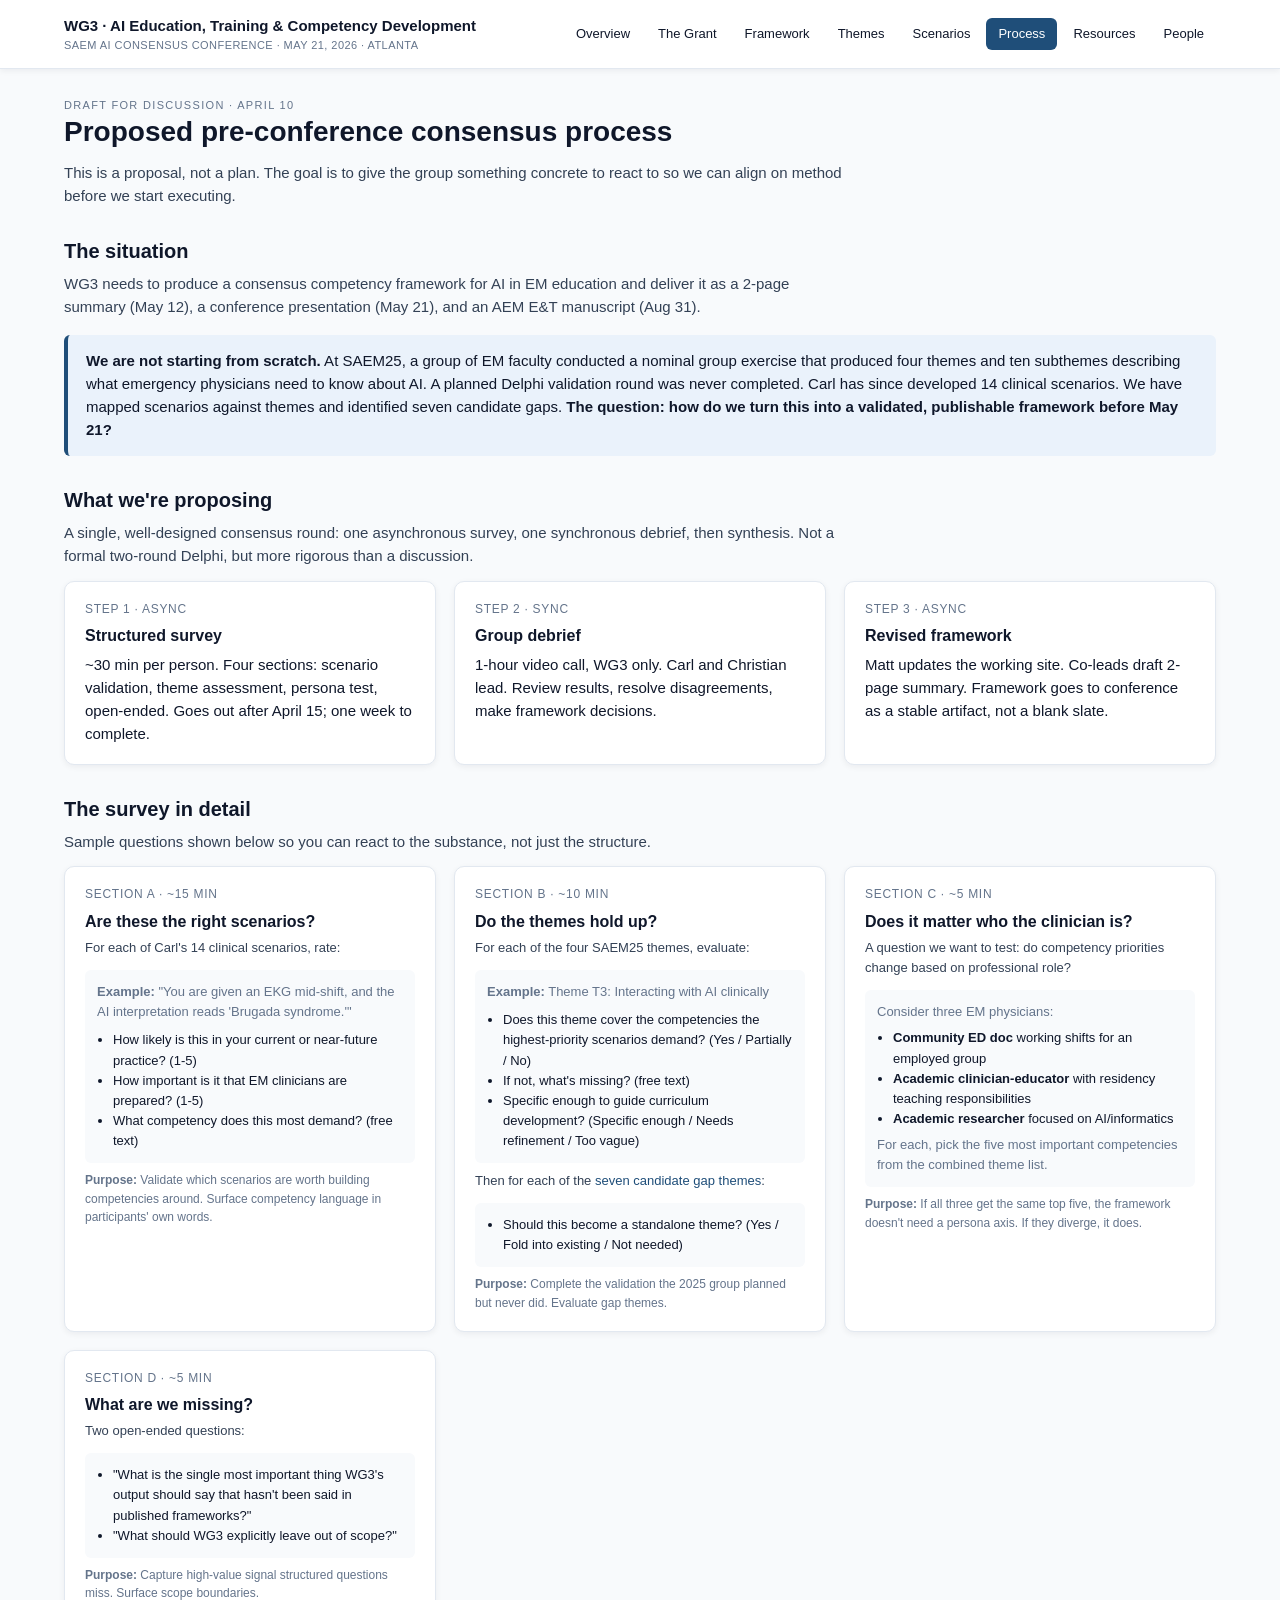
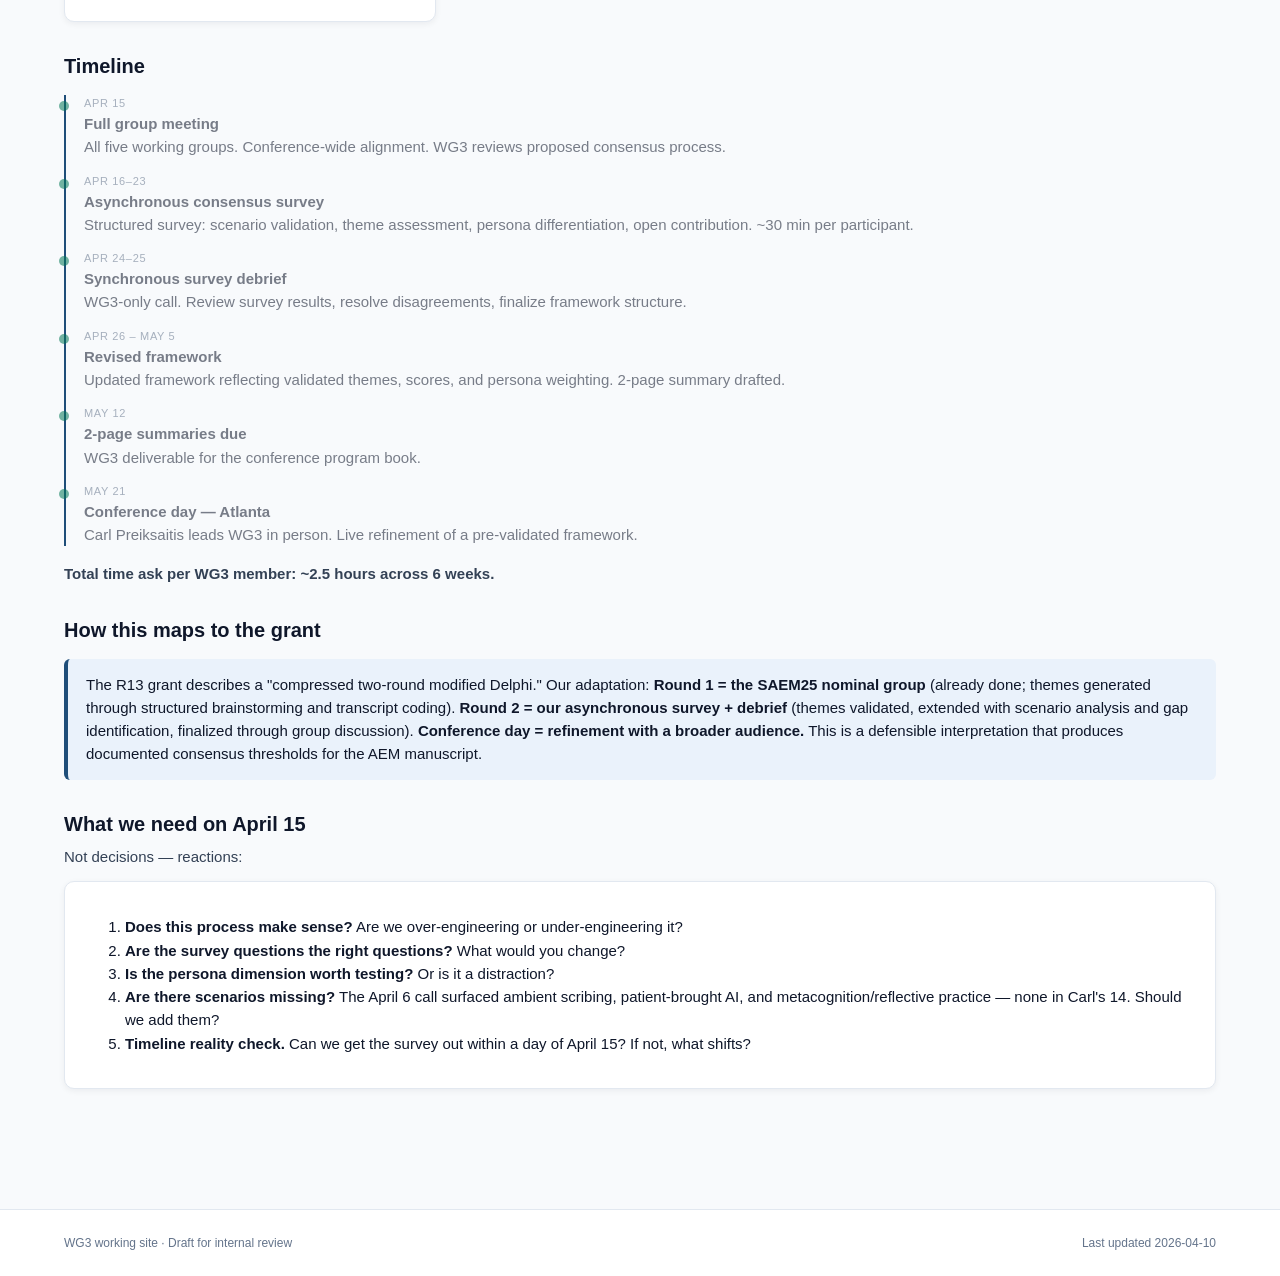
<file: process.html>
<!doctype html>
<html lang="en"><head>
<meta charset="utf-8"><meta name="viewport" content="width=device-width,initial-scale=1">
<title>Process · WG3</title>
<link rel="stylesheet" href="assets/site.css">
</head><body>
<header class="site"><div class="wrap">
 <div class="brand"><b>WG3 · AI Education, Training & Competency Development</b><span>SAEM AI Consensus Conference · May 21, 2026 · Atlanta</span></div>
 <nav>
  <a href="index.html">Overview</a><a href="grant.html">The Grant</a><a href="framework.html">Framework</a><a href="themes.html">Themes</a>
  <a href="scenarios.html">Scenarios</a><a href="process.html">Process</a><a href="resources.html">Resources</a><a href="people.html">People</a>
 </nav>
</div></header>

<main>
<div class="eyebrow" style="font-size:11px;color:#64748b;letter-spacing:.12em;text-transform:uppercase">Draft for discussion · April 10</div>
<h1>Proposed pre-conference consensus process</h1>
<p style="max-width:780px;color:#334155">This is a proposal, not a plan. The goal is to give the group something concrete to react to so we can align on method before we start executing.</p>

<h2>The situation</h2>
<p style="max-width:780px;color:#334155">WG3 needs to produce a consensus competency framework for AI in EM education and deliver it as a 2-page summary (May 12), a conference presentation (May 21), and an AEM E&amp;T manuscript (Aug 31).</p>

<div class="callout">
 <b>We are not starting from scratch.</b> At SAEM25, a group of EM faculty conducted a nominal group exercise that produced four themes and ten subthemes describing what emergency physicians need to know about AI. A planned Delphi validation round was never completed. Carl has since developed 14 clinical scenarios. We have mapped scenarios against themes and identified seven candidate gaps. <b>The question: how do we turn this into a validated, publishable framework before May 21?</b>
</div>

<h2>What we're proposing</h2>
<p style="max-width:780px;color:#334155">A single, well-designed consensus round: one asynchronous survey, one synchronous debrief, then synthesis. Not a formal two-round Delphi, but more rigorous than a discussion.</p>

<div class="grid cols-3">
 <div class="card">
  <div class="meta">Step 1 · async</div>
  <h3>Structured survey</h3>
  <p>~30 min per person. Four sections: scenario validation, theme assessment, persona test, open-ended. Goes out after April 15; one week to complete.</p>
 </div>
 <div class="card">
  <div class="meta">Step 2 · sync</div>
  <h3>Group debrief</h3>
  <p>1-hour video call, WG3 only. Carl and Christian lead. Review results, resolve disagreements, make framework decisions.</p>
 </div>
 <div class="card">
  <div class="meta">Step 3 · async</div>
  <h3>Revised framework</h3>
  <p>Matt updates the working site. Co-leads draft 2-page summary. Framework goes to conference as a stable artifact, not a blank slate.</p>
 </div>
</div>

<h2>The survey in detail</h2>
<p style="max-width:780px;color:#334155">Sample questions shown below so you can react to the substance, not just the structure.</p>

<div class="grid cols-2">
 <div class="card">
  <div class="meta">Section A · ~15 min</div>
  <h3>Are these the right scenarios?</h3>
  <p style="font-size:13px;color:#334155">For each of Carl's 14 clinical scenarios, rate:</p>
  <div style="background:#f8fafc;border-radius:6px;padding:12px;margin:8px 0;font-size:13px">
   <p style="margin:0 0 8px;color:#64748b"><b>Example:</b> "You are given an EKG mid-shift, and the AI interpretation reads 'Brugada syndrome.'"</p>
   <ul style="padding-left:16px;margin:0">
    <li>How likely is this in your current or near-future practice? (1-5)</li>
    <li>How important is it that EM clinicians are prepared? (1-5)</li>
    <li>What competency does this most demand? (free text)</li>
   </ul>
  </div>
  <p style="font-size:12px;color:#64748b;margin-bottom:0"><b>Purpose:</b> Validate which scenarios are worth building competencies around. Surface competency language in participants' own words.</p>
 </div>

 <div class="card">
  <div class="meta">Section B · ~10 min</div>
  <h3>Do the themes hold up?</h3>
  <p style="font-size:13px;color:#334155">For each of the four SAEM25 themes, evaluate:</p>
  <div style="background:#f8fafc;border-radius:6px;padding:12px;margin:8px 0;font-size:13px">
   <p style="margin:0 0 8px;color:#64748b"><b>Example:</b> Theme T3: Interacting with AI clinically</p>
   <ul style="padding-left:16px;margin:0">
    <li>Does this theme cover the competencies the highest-priority scenarios demand? (Yes / Partially / No)</li>
    <li>If not, what's missing? (free text)</li>
    <li>Specific enough to guide curriculum development? (Specific enough / Needs refinement / Too vague)</li>
   </ul>
  </div>
  <p style="font-size:13px;color:#334155;margin-top:8px">Then for each of the <a href="framework.html#gaps">seven candidate gap themes</a>:</p>
  <div style="background:#f8fafc;border-radius:6px;padding:12px;margin:8px 0;font-size:13px">
   <ul style="padding-left:16px;margin:0">
    <li>Should this become a standalone theme? (Yes / Fold into existing / Not needed)</li>
   </ul>
  </div>
  <p style="font-size:12px;color:#64748b;margin-bottom:0"><b>Purpose:</b> Complete the validation the 2025 group planned but never did. Evaluate gap themes.</p>
 </div>

 <div class="card">
  <div class="meta">Section C · ~5 min</div>
  <h3>Does it matter who the clinician is?</h3>
  <p style="font-size:13px;color:#334155">A question we want to test: do competency priorities change based on professional role?</p>
  <div style="background:#f8fafc;border-radius:6px;padding:12px;margin:8px 0;font-size:13px">
   <p style="margin:0 0 6px;color:#64748b">Consider three EM physicians:</p>
   <ul style="padding-left:16px;margin:0 0 6px">
    <li><b>Community ED doc</b> working shifts for an employed group</li>
    <li><b>Academic clinician-educator</b> with residency teaching responsibilities</li>
    <li><b>Academic researcher</b> focused on AI/informatics</li>
   </ul>
   <p style="margin:0;color:#64748b">For each, pick the five most important competencies from the combined theme list.</p>
  </div>
  <p style="font-size:12px;color:#64748b;margin-bottom:0"><b>Purpose:</b> If all three get the same top five, the framework doesn't need a persona axis. If they diverge, it does.</p>
 </div>

 <div class="card">
  <div class="meta">Section D · ~5 min</div>
  <h3>What are we missing?</h3>
  <p style="font-size:13px;color:#334155">Two open-ended questions:</p>
  <div style="background:#f8fafc;border-radius:6px;padding:12px;margin:8px 0;font-size:13px">
   <ul style="padding-left:16px;margin:0">
    <li>"What is the single most important thing WG3's output should say that hasn't been said in published frameworks?"</li>
    <li>"What should WG3 explicitly leave out of scope?"</li>
   </ul>
  </div>
  <p style="font-size:12px;color:#64748b;margin-bottom:0"><b>Purpose:</b> Capture high-value signal structured questions miss. Surface scope boundaries.</p>
 </div>
</div>

<h2>Timeline</h2>
<div id="procTimeline" class="timeline"></div>

<p style="max-width:780px;color:#334155"><b>Total time ask per WG3 member: ~2.5 hours across 6 weeks.</b></p>

<h2>How this maps to the grant</h2>
<div class="callout">
 The R13 grant describes a "compressed two-round modified Delphi." Our adaptation: <b>Round 1 = the SAEM25 nominal group</b> (already done; themes generated through structured brainstorming and transcript coding). <b>Round 2 = our asynchronous survey + debrief</b> (themes validated, extended with scenario analysis and gap identification, finalized through group discussion). <b>Conference day = refinement with a broader audience.</b> This is a defensible interpretation that produces documented consensus thresholds for the AEM manuscript.
</div>

<h2>What we need on April 15</h2>
<p style="max-width:780px;color:#334155">Not decisions — reactions:</p>
<div class="card">
 <ol>
  <li><b>Does this process make sense?</b> Are we over-engineering or under-engineering it?</li>
  <li><b>Are the survey questions the right questions?</b> What would you change?</li>
  <li><b>Is the persona dimension worth testing?</b> Or is it a distraction?</li>
  <li><b>Are there scenarios missing?</b> The April 6 call surfaced ambient scribing, patient-brought AI, and metacognition/reflective practice — none in Carl's 14. Should we add them?</li>
  <li><b>Timeline reality check.</b> Can we get the survey out within a day of April 15? If not, what shifts?</li>
 </ol>
</div>
</main>

<footer class="site"><div class="wrap"><div>WG3 working site · Draft for internal review</div><div>Last updated 2026-04-10</div></div></footer>
<script src="assets/data.js"></script><script src="assets/site.js"></script>
<script>renderTimeline('#procTimeline',{filter:function(m){return m.process}});</script>
</body></html>
</file>
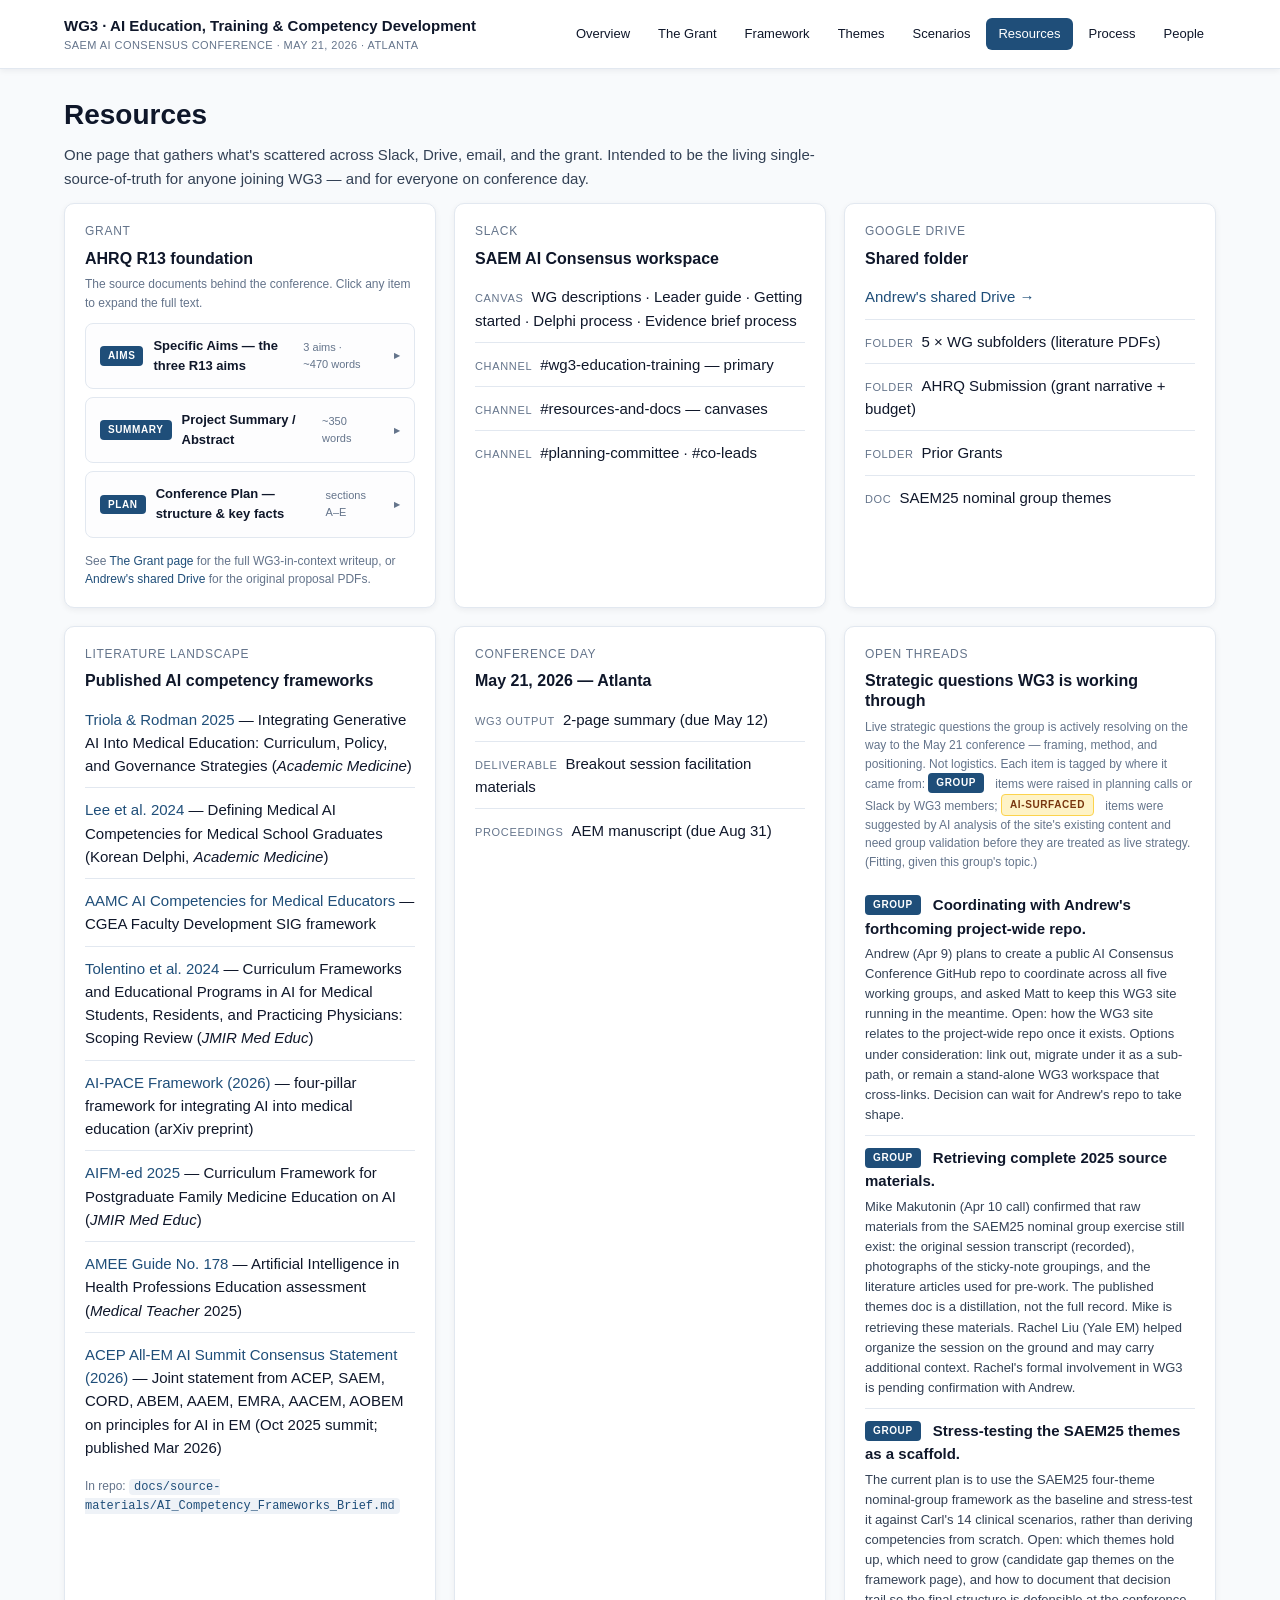
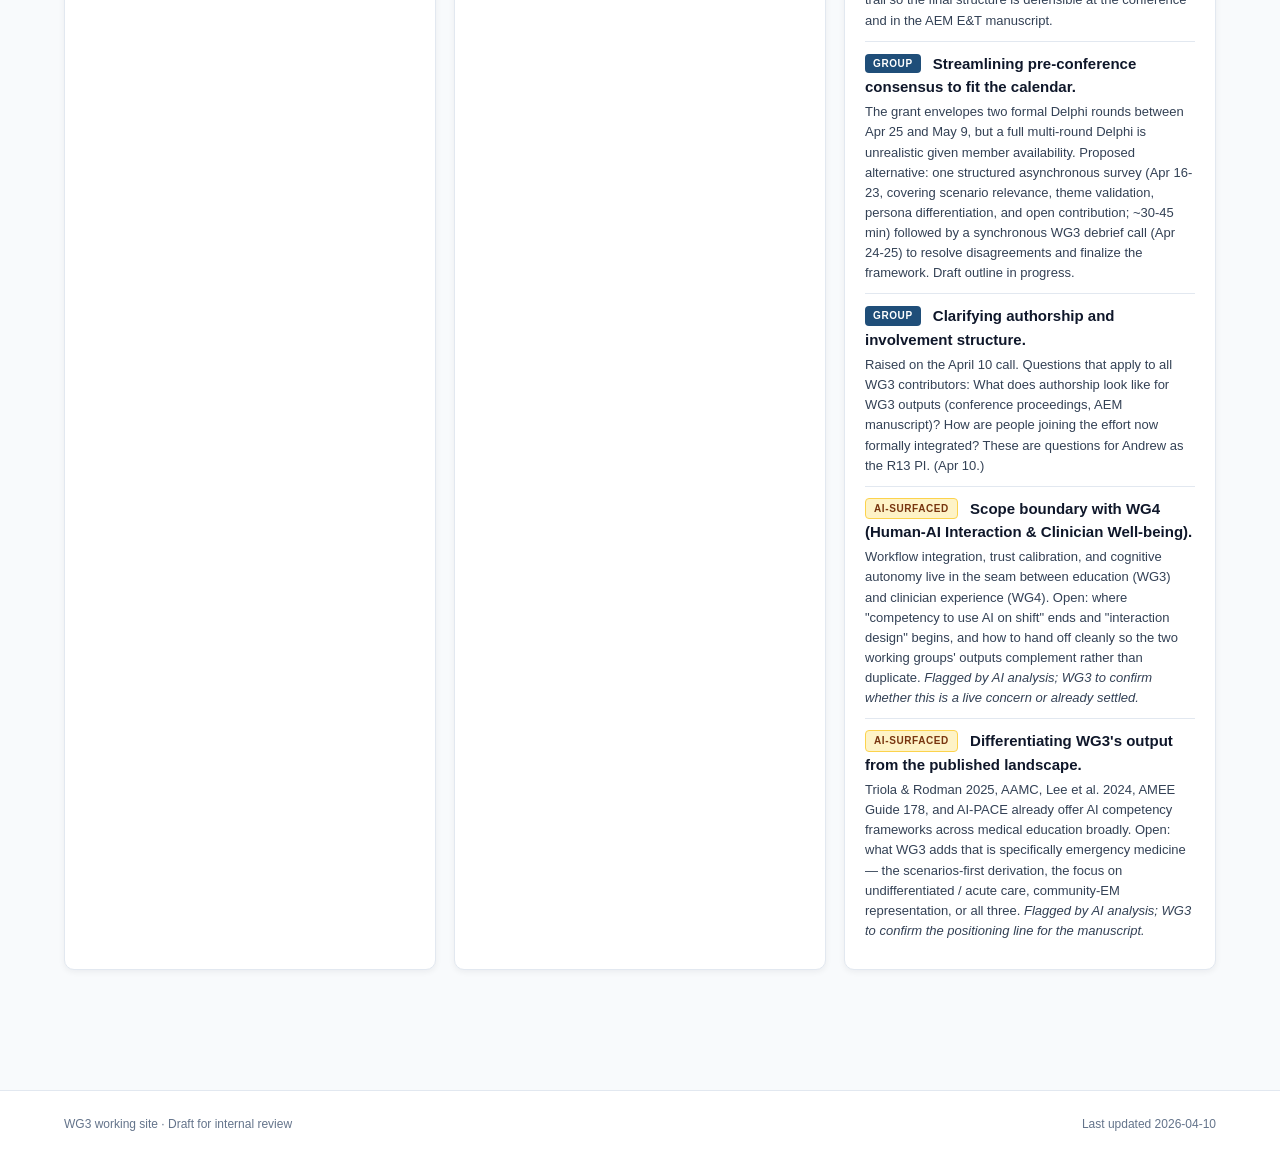
<file: resources.html>
<!doctype html>
<html lang="en"><head>
<meta charset="utf-8"><meta name="viewport" content="width=device-width,initial-scale=1">
<title>Resources · WG3</title>
<link rel="stylesheet" href="assets/site.css">
</head><body>
<header class="site"><div class="wrap">
 <div class="brand"><b>WG3 · AI Education, Training & Competency Development</b><span>SAEM AI Consensus Conference · May 21, 2026 · Atlanta</span></div>
 <nav>
  <a href="index.html">Overview</a><a href="grant.html">The Grant</a><a href="framework.html">Framework</a><a href="themes.html">Themes</a>
  <a href="scenarios.html">Scenarios</a><a href="resources.html">Resources</a><a href="process.html">Process</a><a href="people.html">People</a>
 </nav>
</div></header>

<main>
<h1>Resources</h1>
<p style="max-width:780px;color:#334155">One page that gathers what's scattered across Slack, Drive, email, and the grant. Intended to be the living single-source-of-truth for anyone joining WG3 — and for everyone on conference day.</p>

<div class="grid cols-2">

 <div class="card" id="grant-foundation"><div class="meta">Grant</div><h3>AHRQ R13 foundation</h3>
  <p style="font-size:12px;color:#64748b;margin:0 0 10px">The source documents behind the conference. Click any item to expand the full text.</p>

  <details class="exp">
   <summary><span class="exp-label">Aims</span>Specific Aims — the three R13 aims<span class="exp-meta">3 aims · ~470 words</span></summary>
   <div class="exp-body">
    <p><b>Aim 1 · Shared vision &amp; framework.</b> Develop a shared multi-stakeholder vision and conceptual framework for AI-driven emergency care. Through evidence-informed keynotes, moderated interdisciplinary panels, and interactive breakout sessions employing structured consensus-building techniques (e.g., Nominal Group Technique), participants will collaboratively explore the transformative potential of AI in emergency medicine. The conference's consensus-driven dialogue will yield a unified vision and foundational understanding of "AI in Emergency Medicine," ensuring all stakeholders share a common language and goals for future innovation.</p>
    <p><b>Aim 2 · 10-year research agenda.</b> Establish a rigorous, actionable 10-year research agenda for AI in emergency medicine. Using a modified Delphi process, expert panels representing core subtopics — clinical decision support, operational management, AI infrastructure, training and education, human-AI interactions, and ethical and societal implications — will identify and prioritize key research questions. Conference participants will then refine and ratify these priorities through structured group discussions and plenary consensus voting, producing a finalized research roadmap with high-priority areas, timeline milestones, funding pathways, and patient-centered outcomes.</p>
    <p><b>Aim 3 · Educational &amp; competency gaps.</b> <em>WG3 owns this aim.</em> Identify critical educational and competency gaps in AI for emergency care providers. Employing a structured content analysis of conference outputs and participant interactions, we will conduct a comprehensive educational needs assessment. The analysis will pinpoint foundational knowledge gaps and emerging competencies EM professionals must acquire to integrate AI effectively and ethically, guiding future curricula development and continuing professional education in AI literacy, human-computer interaction, and data-informed clinical decision-making.</p>
    <p style="font-size:12px;color:#64748b;margin-bottom:0"><b>Impact statement from the grant:</b> Anticipated outcomes include publication of foundational white papers, delineation of critical knowledge gaps for future investigation, and development of consensus-informed strategies to promote the ethical, equitable, and effective integration of AI in emergency medicine.</p>
   </div>
  </details>

  <details class="exp">
   <summary><span class="exp-label">Summary</span>Project Summary / Abstract<span class="exp-meta">~350 words</span></summary>
   <div class="exp-body">
    <p>Artificial intelligence (AI) is poised to transform emergency medicine through enhanced clinical decision-making, improved operational efficiency, and personalized patient care. AI-driven technologies — predictive diagnostic tools, real-time clinical decision support, and operational optimization systems — have rapidly evolved to address critical challenges faced by EDs. These capabilities promise safer, more accurate, and efficient acute care delivery. However, widespread integration also raises concerns about clinician readiness, patient safety, ethical considerations, and unintended consequences such as algorithmic bias and privacy violations. Despite AI's growing presence in emergency care, many EM providers remain unfamiliar with core AI concepts, applications, and clinical implications. Significant research gaps persist regarding how to integrate AI into clinical workflows in ways that complement rather than disrupt care delivery, preserve patient autonomy, and reduce risks of harm.</p>
    <p style="margin-bottom:0">The 2026 SAEM Consensus Conference — "Artificial Intelligence and Emergency Medicine: Technology, Training, Self, and Society" — will convene experts from clinical practice, academia, industry, policy, ethics, and patient advocacy to critically examine the drivers of AI-driven emergency medicine, identify implementation challenges, and create an actionable 10-year research agenda. Through structured consensus methods, the conference will (1) develop a shared vision and conceptual framework for AI-driven emergency medicine, (2) establish an actionable research agenda for the next decade, and (3) identify critical educational and competency gaps in the era of AI. The consensus-driven agenda will guide future funded research, inform targeted educational initiatives, and foster cross-disciplinary collaboration.</p>
   </div>
  </details>

  <details class="exp">
   <summary><span class="exp-label">Plan</span>Conference Plan — structure &amp; key facts<span class="exp-meta">sections A–E</span></summary>
   <div class="exp-body">
    <p style="margin-bottom:10px">Andrew Taylor's original R13 Conference Plan covers five sections:</p>
    <ul style="padding-left:18px;margin:0 0 12px">
     <li><b>A. Significance</b> — topic rationale, scientific need, meeting justification, AHRQ priority populations, stakeholder importance</li>
     <li><b>B. Innovation</b> — novel conference topic, consensus-building methods, strategic cross-sector partnerships</li>
     <li><b>C. Approach</b> — overview, objectives, attendees (~175), format/agenda, 3-phase consensus process (pre-conference Delphi · conference day · post-conference), dissemination, leadership committees, recruitment, evaluation, potential problems</li>
     <li><b>D. Environment</b> — Atlanta Marriott Marquis, SAEM infrastructure (8,200 members, ~40% attend annual meeting), funding structure, marketing</li>
     <li><b>E. Impact</b> — alignment with AHRQ priorities</li>
    </ul>
    <p style="margin:10px 0 6px"><b>Key facts from the grant:</b></p>
    <ul style="padding-left:18px;margin:0;font-size:13px">
     <li><b>Funding:</b> AHRQ R13 conference grant</li>
     <li><b>Co-chairs:</b> Andrew Taylor (UVA) · Jeremiah Hinson (Johns Hopkins)</li>
     <li><b>Co-sponsors:</b> UVA · Johns Hopkins · SAEM</li>
     <li><b>Original WG structure:</b> 6 working groups in the grant (later consolidated to 5). WGs 1+2 merged into "AI in Clinical Practice and Operations"; original "Training, Competency, and Educational Innovation" became WG3.</li>
     <li><b>Attendees:</b> ~175 expected (half from general SAEM membership)</li>
     <li><b>Keynote named in grant:</b> Graham Walker, MD (Kaiser Permanente; founder, MDCalc)</li>
     <li><b>Publications committed:</b> AEM proceedings manuscript (10,000 words) + AEM E&amp;T educational gaps manuscript (WG3's deliverable)</li>
     <li><b>Track record:</b> past SAEM consensus conferences generated a median of 22 grants and $20.5M in downstream funding each</li>
     <li><b>Registration fee:</b> ~$150/person</li>
    </ul>
   </div>
  </details>

  <p style="font-size:12px;color:#64748b;margin:14px 0 0">See <a href="grant.html">The Grant page</a> for the full WG3-in-context writeup, or <a href="https://drive.google.com/drive/folders/1F6RIBGo9-SDqXEYp2VZU8atL_vuUErXI" target="_blank" rel="noopener">Andrew's shared Drive</a> for the original proposal PDFs.</p>
 </div>

 <div class="card"><div class="meta">Slack</div><h3>SAEM AI Consensus workspace</h3>
  <ul class="res-list">
   <li><span class="label">Canvas</span>WG descriptions · Leader guide · Getting started · Delphi process · Evidence brief process</li>
   <li><span class="label">Channel</span>#wg3-education-training — primary</li>
   <li><span class="label">Channel</span>#resources-and-docs — canvases</li>
   <li><span class="label">Channel</span>#planning-committee · #co-leads</li>
  </ul>
 </div>

 <div class="card"><div class="meta">Google Drive</div><h3>Shared folder</h3>
  <ul class="res-list">
   <li><a href="https://drive.google.com/drive/folders/1F6RIBGo9-SDqXEYp2VZU8atL_vuUErXI" target="_blank">Andrew's shared Drive →</a></li>
   <li><span class="label">Folder</span>5 × WG subfolders (literature PDFs)</li>
   <li><span class="label">Folder</span>AHRQ Submission (grant narrative + budget)</li>
   <li><span class="label">Folder</span>Prior Grants</li>
   <li><span class="label">Doc</span>SAEM25 nominal group themes</li>
  </ul>
 </div>

 <div class="card" id="lit"><div class="meta">Literature landscape</div><h3>Published AI competency frameworks</h3>
  <ul class="res-list">
   <li><a href="https://pubmed.ncbi.nlm.nih.gov/39705530/" target="_blank" rel="noopener">Triola &amp; Rodman 2025</a> — Integrating Generative AI Into Medical Education: Curriculum, Policy, and Governance Strategies (<i>Academic Medicine</i>)</li>
   <li><a href="https://pubmed.ncbi.nlm.nih.gov/38207056/" target="_blank" rel="noopener">Lee et al. 2024</a> — Defining Medical AI Competencies for Medical School Graduates (Korean Delphi, <i>Academic Medicine</i>)</li>
   <li><a href="https://www.aamc.org/about-us/mission-areas/medical-education/advancing-ai-resource-collection/artificial-intelligence-competencies-medical-educators" target="_blank" rel="noopener">AAMC AI Competencies for Medical Educators</a> — CGEA Faculty Development SIG framework</li>
   <li><a href="https://pubmed.ncbi.nlm.nih.gov/39023999/" target="_blank" rel="noopener">Tolentino et al. 2024</a> — Curriculum Frameworks and Educational Programs in AI for Medical Students, Residents, and Practicing Physicians: Scoping Review (<i>JMIR Med Educ</i>)</li>
   <li><a href="https://arxiv.org/abs/2602.10527" target="_blank" rel="noopener">AI-PACE Framework (2026)</a> — four-pillar framework for integrating AI into medical education (arXiv preprint)</li>
   <li><a href="https://pubmed.ncbi.nlm.nih.gov/40279148/" target="_blank" rel="noopener">AIFM-ed 2025</a> — Curriculum Framework for Postgraduate Family Medicine Education on AI (<i>JMIR Med Educ</i>)</li>
   <li><a href="https://pubmed.ncbi.nlm.nih.gov/39787028/" target="_blank" rel="noopener">AMEE Guide No. 178</a> — Artificial Intelligence in Health Professions Education assessment (<i>Medical Teacher</i> 2025)</li>
   <li><a href="https://www.acep.org/news/acep-newsroom-articles/3-18-26-leading-em-organizations-issue-consensus-statement-on-artificial-intelligence-in-em" target="_blank" rel="noopener">ACEP All-EM AI Summit Consensus Statement (2026)</a> — Joint statement from ACEP, SAEM, CORD, ABEM, AAEM, EMRA, AACEM, AOBEM on principles for AI in EM (Oct 2025 summit; published Mar 2026)</li>
  </ul>
  <p style="font-size:12px;color:#64748b;margin-top:8px">In repo: <a href="https://github.com/matthewtrowbridge/wg3-saem-ai-consensus/blob/main/docs/source-materials/AI_Competency_Frameworks_Brief.md" target="_blank" rel="noopener"><code>docs/source-materials/AI_Competency_Frameworks_Brief.md</code></a></p>
 </div>

 <div class="card"><div class="meta">Conference day</div><h3>May 21, 2026 — Atlanta</h3>
  <ul class="res-list">
   <li><span class="label">WG3 output</span>2-page summary (due May 12)</li>
   <li><span class="label">Deliverable</span>Breakout session facilitation materials</li>
   <li><span class="label">Proceedings</span>AEM manuscript (due Aug 31)</li>
  </ul>
 </div>

 <div class="card" id="threads"><div class="meta">Open threads</div><h3>Strategic questions WG3 is working through</h3>
  <p style="font-size:12px;color:#64748b;margin:0 0 12px">Live strategic questions the group is actively resolving on the way to the May 21 conference — framing, method, and positioning. Not logistics. Each item is tagged by where it came from: <span class="src src-group">Group</span> items were raised in planning calls or Slack by WG3 members; <span class="src src-ai">AI-surfaced</span> items were suggested by AI analysis of the site's existing content and need group validation before they are treated as live strategy. (Fitting, given this group's topic.)</p>
  <ul class="res-list">
   <li>
    <span class="src src-group">Group</span>
    <b>Coordinating with Andrew's forthcoming project-wide repo.</b>
    <p style="font-size:13px;color:#334155;margin:4px 0 0">Andrew (Apr 9) plans to create a public AI Consensus Conference GitHub repo to coordinate across all five working groups, and asked Matt to keep this WG3 site running in the meantime. Open: how the WG3 site relates to the project-wide repo once it exists. Options under consideration: link out, migrate under it as a sub-path, or remain a stand-alone WG3 workspace that cross-links. Decision can wait for Andrew's repo to take shape.</p>
   </li>
   <li>
    <span class="src src-group">Group</span>
    <b>Retrieving complete 2025 source materials.</b>
    <p style="font-size:13px;color:#334155;margin:4px 0 0">Mike Makutonin (Apr 10 call) confirmed that raw materials from the SAEM25 nominal group exercise still exist: the original session transcript (recorded), photographs of the sticky-note groupings, and the literature articles used for pre-work. The published themes doc is a distillation, not the full record. Mike is retrieving these materials. Rachel Liu (Yale EM) helped organize the session on the ground and may carry additional context. Rachel's formal involvement in WG3 is pending confirmation with Andrew.</p>
   </li>
   <li>
    <span class="src src-group">Group</span>
    <b>Stress-testing the SAEM25 themes as a scaffold.</b>
    <p style="font-size:13px;color:#334155;margin:4px 0 0">The current plan is to use the SAEM25 four-theme nominal-group framework as the baseline and stress-test it against Carl's 14 clinical scenarios, rather than deriving competencies from scratch. Open: which themes hold up, which need to grow (candidate gap themes on the framework page), and how to document that decision trail so the final structure is defensible at the conference and in the AEM E&amp;T manuscript.</p>
   </li>
   <li>
    <span class="src src-group">Group</span>
    <b>Streamlining pre-conference consensus to fit the calendar.</b>
    <p style="font-size:13px;color:#334155;margin:4px 0 0">The grant envelopes two formal Delphi rounds between Apr 25 and May 9, but a full multi-round Delphi is unrealistic given member availability. Proposed alternative: one structured asynchronous survey (Apr 16-23, covering scenario relevance, theme validation, persona differentiation, and open contribution; ~30-45 min) followed by a synchronous WG3 debrief call (Apr 24-25) to resolve disagreements and finalize the framework. Draft outline in progress.</p>
   </li>
   <li>
    <span class="src src-group">Group</span>
    <b>Clarifying authorship and involvement structure.</b>
    <p style="font-size:13px;color:#334155;margin:4px 0 0">Raised on the April 10 call. Questions that apply to all WG3 contributors: What does authorship look like for WG3 outputs (conference proceedings, AEM manuscript)? How are people joining the effort now formally integrated? These are questions for Andrew as the R13 PI. (Apr 10.)</p>
   </li>
   <li>
    <span class="src src-ai">AI-surfaced</span>
    <b>Scope boundary with WG4 (Human-AI Interaction &amp; Clinician Well-being).</b>
    <p style="font-size:13px;color:#334155;margin:4px 0 0">Workflow integration, trust calibration, and cognitive autonomy live in the seam between education (WG3) and clinician experience (WG4). Open: where "competency to use AI on shift" ends and "interaction design" begins, and how to hand off cleanly so the two working groups' outputs complement rather than duplicate. <em>Flagged by AI analysis; WG3 to confirm whether this is a live concern or already settled.</em></p>
   </li>
   <li>
    <span class="src src-ai">AI-surfaced</span>
    <b>Differentiating WG3's output from the published landscape.</b>
    <p style="font-size:13px;color:#334155;margin:4px 0 0">Triola &amp; Rodman 2025, AAMC, Lee et al. 2024, AMEE Guide 178, and AI-PACE already offer AI competency frameworks across medical education broadly. Open: what WG3 adds that is specifically emergency medicine — the scenarios-first derivation, the focus on undifferentiated / acute care, community-EM representation, or all three. <em>Flagged by AI analysis; WG3 to confirm the positioning line for the manuscript.</em></p>
   </li>
  </ul>
 </div>

</div>
</main>

<footer class="site"><div class="wrap"><div>WG3 working site · Draft for internal review</div><div>Last updated 2026-04-10</div></div></footer>
<script src="assets/data.js"></script><script src="assets/site.js"></script>
</body></html>
</file>
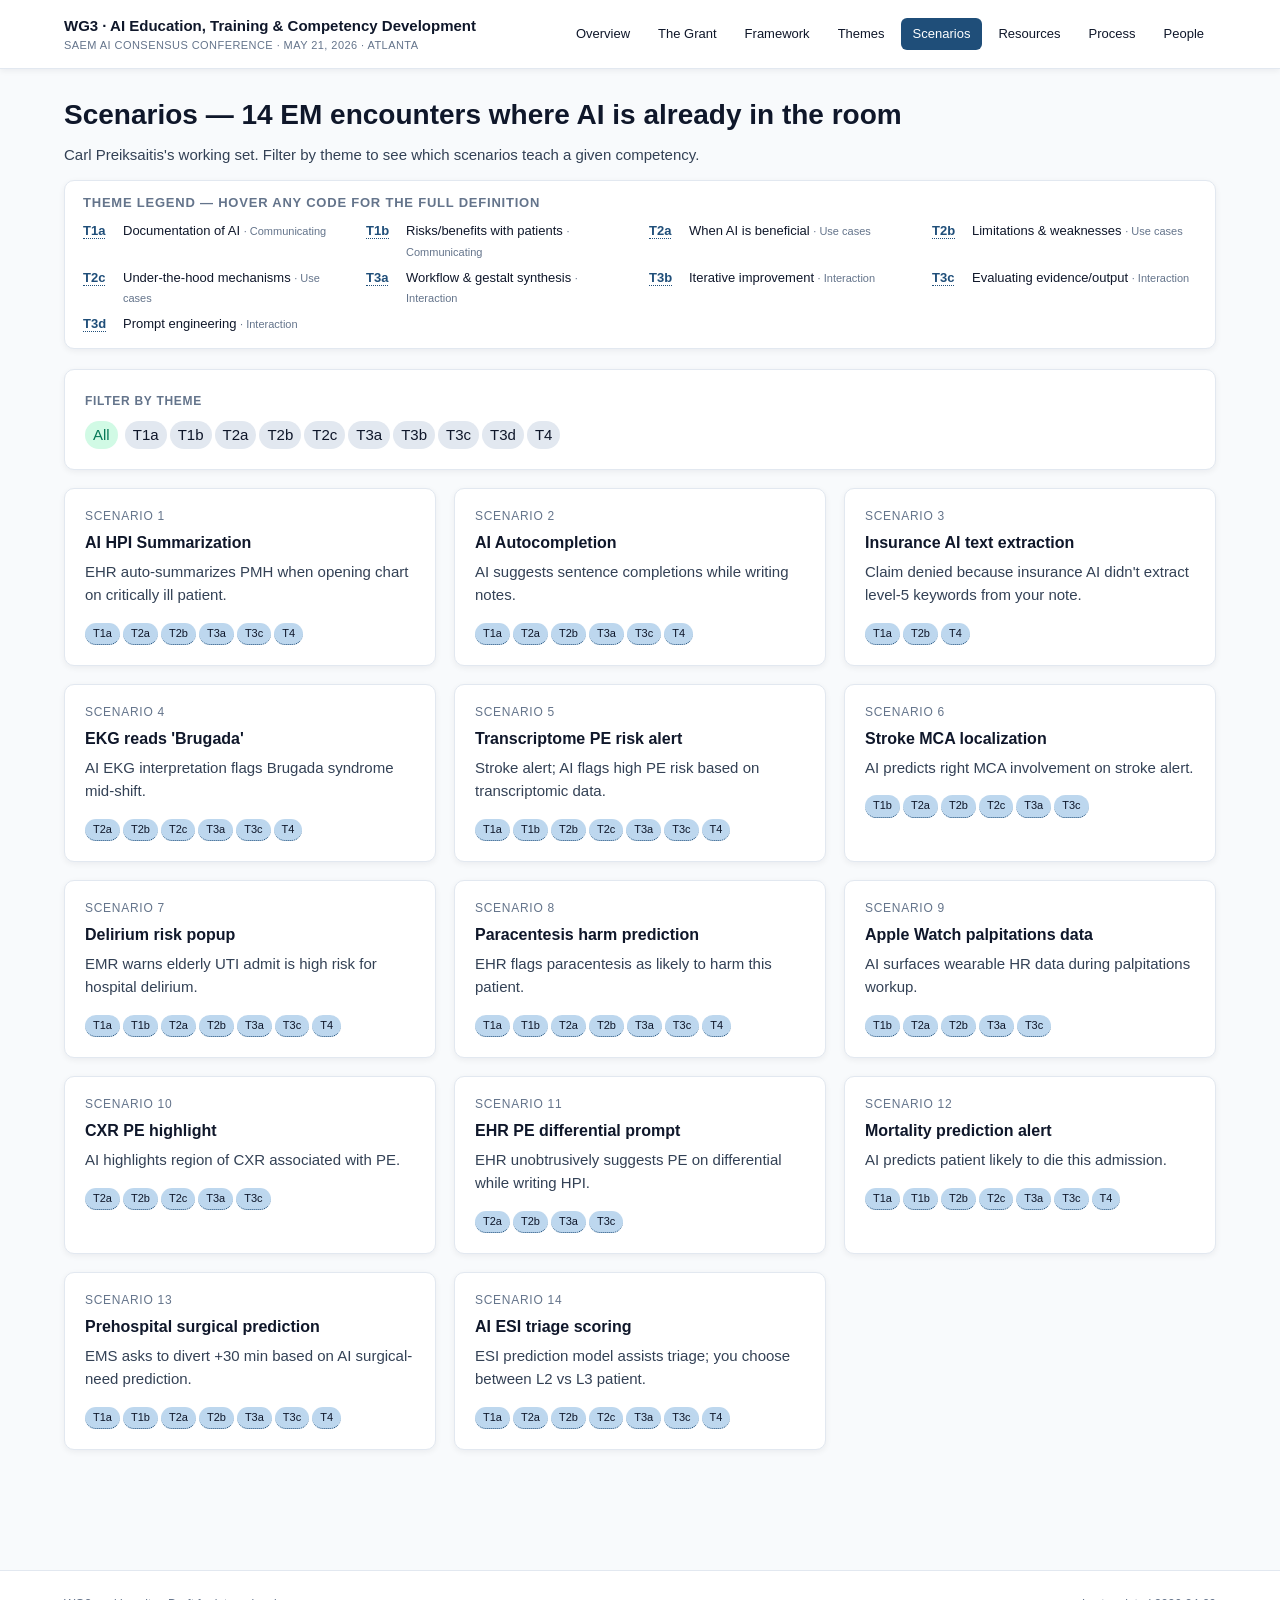
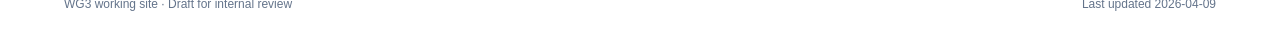
<file: scenarios.html>
<!doctype html>
<html lang="en"><head>
<meta charset="utf-8"><meta name="viewport" content="width=device-width,initial-scale=1">
<title>Scenarios · WG3</title>
<link rel="stylesheet" href="assets/site.css">
</head><body>
<header class="site"><div class="wrap">
 <div class="brand"><b>WG3 · AI Education, Training & Competency Development</b><span>SAEM AI Consensus Conference · May 21, 2026 · Atlanta</span></div>
 <nav>
  <a href="index.html">Overview</a><a href="grant.html">The Grant</a><a href="framework.html">Framework</a><a href="themes.html">Themes</a>
  <a href="scenarios.html">Scenarios</a><a href="resources.html">Resources</a><a href="process.html">Process</a><a href="people.html">People</a>
 </nav>
</div></header>

<main>
<h1>Scenarios — 14 EM encounters where AI is already in the room</h1>
<p style="max-width:780px;color:#334155">Carl Preiksaitis's working set. Filter by theme to see which scenarios teach a given competency.</p>

<div id="legend" class="theme-legend"></div>

<div class="card" style="margin-bottom:18px">
 <b style="font-size:12px;color:#64748b;text-transform:uppercase;letter-spacing:.06em">Filter by theme</b>
 <div id="filterRow" style="margin-top:8px"></div>
</div>

<div id="scnGrid" class="grid cols-2"></div>
</main>

<footer class="site"><div class="wrap"><div>WG3 working site · Draft for internal review</div><div>Last updated 2026-04-09</div></div></footer>
<script src="assets/data.js"></script>
<script src="assets/site.js"></script>
<script>
renderThemeLegend('#legend');
let filter = null;
function render(){
 const list = filter===null ? WG3.scenarios : WG3.scenarios.filter(s=>s.scores[WG3.matrixThemes.indexOf(filter)]>=2);
 document.getElementById('scnGrid').innerHTML = list.map(s=>{
  const hits = s.scores.map((v,i)=>v>=2?WG3.matrixThemes[i]:null).filter(Boolean);
  return `<div class="card" onclick="showScenarioDetail(${s.id})" style="cursor:pointer">
   <div class="meta">Scenario ${s.id}</div><h3>${s.name}</h3>
   <p style="color:#334155">${s.vig}</p>
   <div>${hits.map(h=>`<span class="chip" data-tip="${WG3.themeTip(h).replace(/"/g,'&quot;')}">${h}</span>`).join('')}</div>
  </div>`;
 }).join('');
}
const btns = WG3.matrixThemes.map(c=>`<button class="chip tag" data-c="${c}" data-tip="${WG3.themeTip(c).replace(/"/g,'&quot;')}" style="border:0;font:inherit">${c}</button>`).join('');
document.getElementById('filterRow').innerHTML = `<button class="chip ok" data-c="" style="border:0;font:inherit">All</button> ` + btns;
document.getElementById('filterRow').onclick = e=>{
 if(e.target.dataset.c===undefined) return;
 filter = e.target.dataset.c || null; render();
};
render();
</script>
</body></html>
</file>
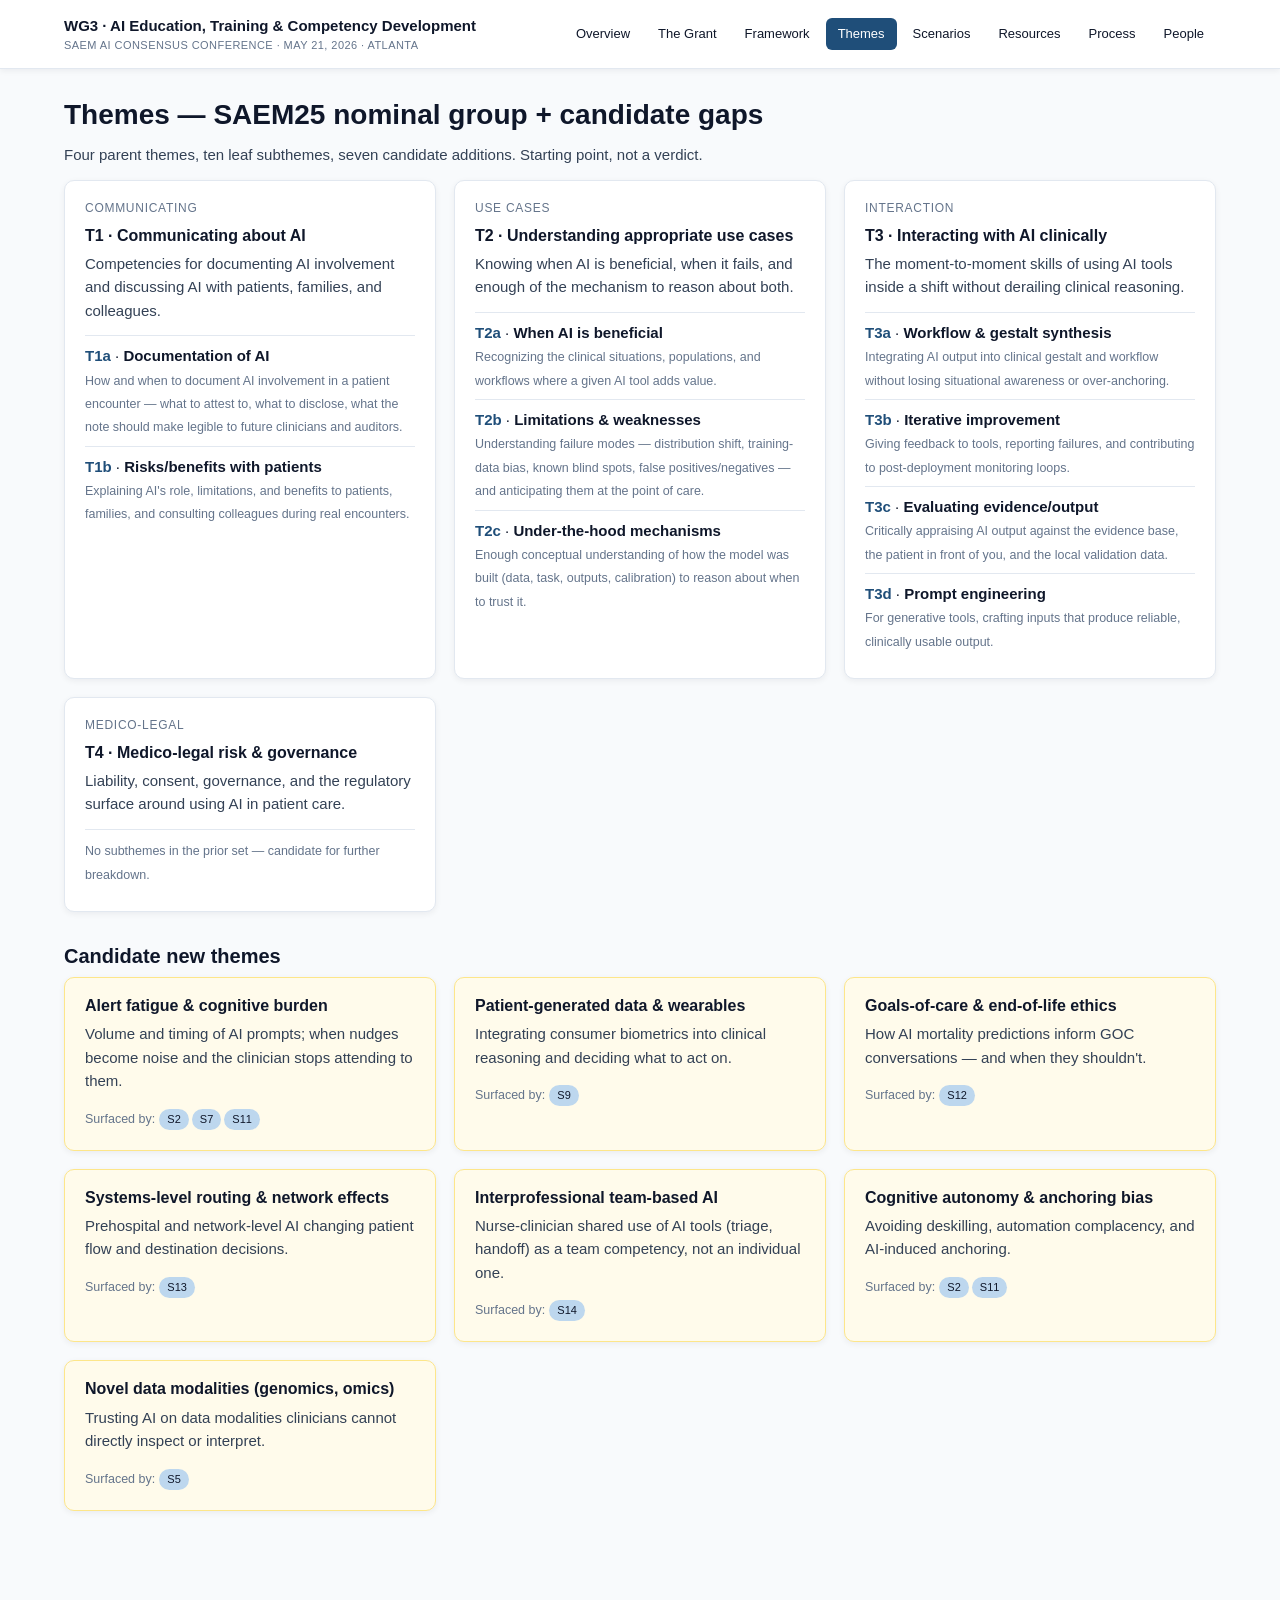
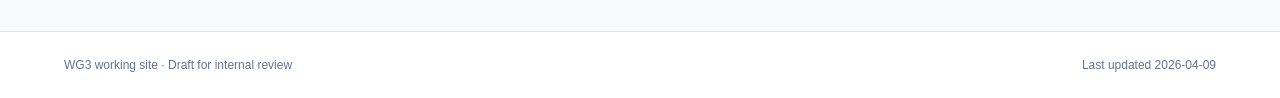
<file: themes.html>
<!doctype html>
<html lang="en"><head>
<meta charset="utf-8"><meta name="viewport" content="width=device-width,initial-scale=1">
<title>Themes · WG3</title>
<link rel="stylesheet" href="assets/site.css">
</head><body>
<header class="site"><div class="wrap">
 <div class="brand"><b>WG3 · AI Education, Training & Competency Development</b><span>SAEM AI Consensus Conference · May 21, 2026 · Atlanta</span></div>
 <nav>
  <a href="index.html">Overview</a><a href="grant.html">The Grant</a><a href="framework.html">Framework</a><a href="themes.html">Themes</a>
  <a href="scenarios.html">Scenarios</a><a href="resources.html">Resources</a><a href="process.html">Process</a><a href="people.html">People</a>
 </nav>
</div></header>

<main>
<h1>Themes — SAEM25 nominal group + candidate gaps</h1>
<p style="max-width:780px;color:#334155">Four parent themes, ten leaf subthemes, seven candidate additions. Starting point, not a verdict.</p>

<div id="themeGrid" class="grid cols-2"></div>

<h2>Candidate new themes</h2>
<div id="gapGrid" class="grid cols-2"></div>
</main>

<footer class="site"><div class="wrap"><div>WG3 working site · Draft for internal review</div><div>Last updated 2026-04-09</div></div></footer>
<script src="assets/data.js"></script>
<script src="assets/site.js"></script>
<script>
const parents = WG3.themes.filter(t=>t.code.length===2);
const leavesFor = p => WG3.themes.filter(t=>t.code.startsWith(p.code)&&t.code!==p.code);
document.getElementById('themeGrid').innerHTML = parents.map(p=>{
 const leaves = leavesFor(p);
 const body = leaves.length
  ? leaves.map(l=>`<div style="padding:8px 0;border-top:1px solid #e2e8f0"><b style="color:#1f4e79">${l.code}</b> · <b>${l.name}</b><br><small style="color:#64748b">${l.def}</small></div>`).join('')
  : `<div style="padding:8px 0;border-top:1px solid #e2e8f0"><small style="color:#64748b">No subthemes in the prior set — candidate for further breakdown.</small></div>`;
 return `<div class="card"><div class="meta">${p.cluster}</div><h3>${p.code} · ${p.name}</h3><p style="color:#334155">${p.def}</p>${body}</div>`;
}).join('');

document.getElementById('gapGrid').innerHTML = WG3.gaps.map(g=>`<div class="card" style="background:#fffbeb;border-color:#fde68a">
 <h3>${g.name}</h3><p style="color:#334155">${g.why}</p>
 <div><small style="color:#64748b">Surfaced by:</small> ${g.scenarios.map(s=>`<span class="chip">S${s}</span>`).join('')}</div>
</div>`).join('');
</script>
</body></html>
</file>
<file: assets/site.css>
:root{
 --ink:#0f172a;--mute:#64748b;--line:#e2e8f0;--accent:#1f4e79;--accent2:#bdd7ee;
 --bg:#f8fafc;--paper:#ffffff;--warn:#b45309;--gap:#fef3c7;--ok:#047857;
 --shadow:0 2px 6px rgba(15,23,42,.06);
 --maxw:1200px;
}
*{box-sizing:border-box}
html,body{margin:0;padding:0}
body{font:15px/1.55 -apple-system,BlinkMacSystemFont,"Segoe UI","Helvetica Neue",Arial,sans-serif;color:var(--ink);background:var(--bg)}
a{color:var(--accent);text-decoration:none}
a:hover{text-decoration:underline}
h1,h2,h3,h4{color:var(--ink);line-height:1.25;margin:0 0 .4em}
h1{font-size:28px;font-weight:700}
h2{font-size:20px;font-weight:700;margin-top:1.6em}
h3{font-size:16px;font-weight:600}
p{margin:0 0 .9em}
hr{border:0;border-top:1px solid var(--line);margin:24px 0}
code{font:12px/1.4 ui-monospace,Menlo,Consolas,monospace;background:#eef2f7;padding:1px 5px;border-radius:4px}

header.site{background:var(--paper);border-bottom:1px solid var(--line);position:sticky;top:0;z-index:10;box-shadow:var(--shadow)}
header.site .wrap{max-width:var(--maxw);margin:0 auto;padding:14px 24px;display:flex;align-items:center;justify-content:space-between;gap:24px;flex-wrap:wrap}
header.site .brand{display:flex;flex-direction:column}
header.site .brand b{font-size:15px}
header.site .brand span{font-size:11px;color:var(--mute);letter-spacing:.04em;text-transform:uppercase}
header.site nav{display:flex;gap:4px;flex-wrap:wrap}
header.site nav a{padding:6px 12px;border-radius:6px;font-size:13px;color:var(--ink)}
header.site nav a:hover{background:#eef2f7;text-decoration:none}
header.site nav a.active{background:var(--accent);color:#fff}

main{max-width:var(--maxw);margin:0 auto;padding:28px 24px 80px}

.hero{background:linear-gradient(135deg,#1f3864,#1f4e79);color:#fff;border-radius:12px;padding:36px 40px;margin-bottom:28px;box-shadow:var(--shadow)}
.hero .eyebrow{font-size:11px;letter-spacing:.12em;text-transform:uppercase;opacity:.8}
.hero h1{color:#fff;font-size:32px;margin:8px 0 12px;max-width:820px}
.hero p{color:#dbe7f5;max-width:760px;font-size:16px}
.hero .cta{margin-top:18px;display:flex;gap:10px;flex-wrap:wrap}
.btn{display:inline-block;padding:10px 18px;background:#fff;color:var(--accent);border-radius:6px;font-weight:600;font-size:13px}
.btn:hover{text-decoration:none;background:#eaf2fb}
.btn.ghost{background:transparent;color:#fff;border:1px solid rgba(255,255,255,.5)}
.btn.ghost:hover{background:rgba(255,255,255,.1)}

.grid{display:grid;gap:18px}
.grid.cols-2{grid-template-columns:repeat(auto-fit,minmax(320px,1fr))}
.grid.cols-3{grid-template-columns:repeat(auto-fit,minmax(260px,1fr))}
.grid.cols-4{grid-template-columns:repeat(auto-fit,minmax(220px,1fr))}

.card{background:var(--paper);border:1px solid var(--line);border-radius:10px;padding:18px 20px;box-shadow:var(--shadow)}
.card h3{margin-top:0}
.card p:last-child{margin-bottom:0}
.card .meta{font-size:12px;color:var(--mute);margin-bottom:8px;text-transform:uppercase;letter-spacing:.06em}

.chip{display:inline-block;font-size:11px;padding:2px 8px;border-radius:999px;background:var(--accent2);color:var(--ink);margin:2px 3px 2px 0;cursor:help}
.chip.gap{background:var(--gap);color:var(--warn)}
.chip.tag{background:#e2e8f0;color:var(--ink);cursor:default}
.chip.ok{background:#d1fae5;color:var(--ok)}

/* legend strip */
.theme-legend{background:var(--paper);border:1px solid var(--line);border-radius:10px;padding:14px 18px;margin-bottom:20px;box-shadow:var(--shadow)}
.theme-legend h3{margin:0 0 10px;font-size:13px;text-transform:uppercase;letter-spacing:.06em;color:var(--mute)}
.theme-legend .rows{display:grid;grid-template-columns:repeat(auto-fit,minmax(260px,1fr));gap:6px 18px}
.theme-legend .row{display:flex;gap:8px;font-size:13px;align-items:baseline}
.theme-legend .row b{color:var(--accent);min-width:32px}
.theme-legend .row small{color:var(--mute);font-size:11px}

/* tooltip */
[data-tip]{position:relative;border-bottom:1px dotted var(--accent);cursor:help}
[data-tip]:hover::after{
 content:attr(data-tip);position:absolute;bottom:calc(100% + 6px);left:50%;transform:translateX(-50%);
 background:#0f172a;color:#fff;font-size:11px;line-height:1.3;font-weight:400;padding:6px 10px;border-radius:6px;
 white-space:normal;width:max-content;max-width:260px;z-index:20;pointer-events:none;text-transform:none;letter-spacing:0;
}

/* matrix */
.matrix-wrap{background:var(--paper);border:1px solid var(--line);border-radius:10px;padding:0;overflow:auto;box-shadow:var(--shadow)}
table.matrix{border-collapse:collapse;width:100%;font-size:12px}
table.matrix th,table.matrix td{border:1px solid var(--line);padding:8px;text-align:left;vertical-align:middle}
table.matrix thead th{background:#1f3864;color:#fff;font-weight:600}
table.matrix th.corner{background:#1f3864;color:#fff;text-align:center}

/* Cluster header row — strong tint, cluster-colored text, centered across spanned subthemes */
table.matrix th.c-comm-hd{background:#e9d5ff;color:#581c87;border-bottom:2px solid #8b5cf6;text-align:center;font-size:11px;text-transform:uppercase;letter-spacing:.06em;font-weight:700;padding:8px 4px}
table.matrix th.c-use-hd{background:#a7f3d0;color:#064e3b;border-bottom:2px solid #10b981;text-align:center;font-size:11px;text-transform:uppercase;letter-spacing:.06em;font-weight:700;padding:8px 4px}
table.matrix th.c-int-hd{background:#fde68a;color:#78350f;border-bottom:2px solid #f59e0b;text-align:center;font-size:11px;text-transform:uppercase;letter-spacing:.06em;font-weight:700;padding:8px 4px}
table.matrix th.c-med-hd{background:#fecaca;color:#7f1d1d;border-bottom:2px solid #ef4444;text-align:center;font-size:11px;text-transform:uppercase;letter-spacing:.06em;font-weight:700;padding:8px 4px}

/* Sub row — T-code + short label cells, pale cluster backgrounds */
table.matrix th.sub{min-width:62px;text-align:center;padding:6px 4px 7px}
table.matrix th.sub.c-comm-sub{background:#f5f3ff}
table.matrix th.sub.c-use-sub{background:#ecfdf5}
table.matrix th.sub.c-int-sub{background:#fffbeb}
table.matrix th.sub.c-med-sub{background:#fef2f2}
table.matrix th.sub .code{display:block;font-family:ui-monospace,Menlo,Consolas,monospace;font-size:11px;font-weight:700;color:#1f3864;letter-spacing:.02em}
table.matrix th.sub .lbl{display:block;font-family:-apple-system,system-ui,sans-serif;font-size:10.5px;font-weight:600;color:#0f172a;margin-top:2px;line-height:1.2;text-transform:none;letter-spacing:0;white-space:normal}

/* Vertical divider between clusters (applies to thead and tbody cells) */
table.matrix th.div-left,table.matrix td.div-left{border-left:2px solid #94a3b8}
table.matrix td.score{text-align:center;font-weight:600;cursor:pointer;width:36px}
.s0{background:#fff;color:#cbd5e1}.s1{background:#eaf2fb}.s2{background:#bdd7ee}.s3{background:#1f4e79;color:#fff}
table.matrix tr.row{cursor:pointer}
table.matrix tr.row:hover td{background:#fff7d6}
table.matrix tr.row:hover td.s3{background:#1a4168}

.pill{display:inline-block;font-size:11px;padding:3px 8px;border-radius:4px;background:#eef2f7;color:var(--ink);margin-right:4px}

footer.site{border-top:1px solid var(--line);background:var(--paper);margin-top:40px}
footer.site .wrap{max-width:var(--maxw);margin:0 auto;padding:24px;font-size:12px;color:var(--mute);display:flex;justify-content:space-between;flex-wrap:wrap;gap:12px}

.timeline{border-left:2px solid var(--accent);padding-left:18px;margin:16px 0}
.timeline .item{margin-bottom:14px;position:relative}
.timeline .item::before{content:'';position:absolute;left:-25px;top:6px;width:10px;height:10px;border-radius:50%;background:var(--accent)}
.timeline .item.done::before{background:var(--ok)}
.timeline .item.current::before{background:var(--accent);box-shadow:0 0 0 4px rgba(31,78,121,.2)}
.timeline .item.next::before{background:var(--paper);border:2.5px solid var(--accent)}
.timeline .item.upcoming::before{background:var(--line)}
.timeline .item.done{opacity:.55}
.timeline .item.current .title{color:var(--accent)}
.timeline .item .date{font-size:11px;color:var(--mute);text-transform:uppercase;letter-spacing:.06em}
.timeline .item .title{font-weight:600}

.callout{background:#eaf2fb;border-left:4px solid var(--accent);padding:14px 18px;border-radius:6px;margin:16px 0}
.callout.warn{background:#fef3c7;border-color:var(--warn)}

.res-list{list-style:none;padding:0;margin:0}
.res-list li{padding:10px 0;border-bottom:1px solid var(--line)}
.res-list li:last-child{border:0}
.res-list .label{font-size:11px;color:var(--mute);text-transform:uppercase;letter-spacing:.06em;margin-right:8px}

/* expandable summaries (resources.html grant foundation card) */
details.exp{border:1px solid var(--line);border-radius:8px;margin:8px 0;background:#fdfdfe;overflow:hidden}
details.exp + details.exp{margin-top:6px}
details.exp summary{list-style:none;padding:12px 14px;cursor:pointer;font-size:13px;font-weight:600;color:var(--ink);display:flex;align-items:center;gap:10px;position:relative;user-select:none}
details.exp summary::-webkit-details-marker{display:none}
details.exp summary::after{content:'▸';margin-left:auto;color:var(--mute);font-size:11px;transition:transform .15s ease}
details[open].exp summary::after{transform:rotate(90deg)}
details.exp summary:hover{background:#f5f7fa}
details[open].exp summary{border-bottom:1px solid var(--line);background:#f5f7fa}
details.exp .exp-label{display:inline-block;font-size:10px;text-transform:uppercase;letter-spacing:.06em;color:#fff;background:var(--accent);padding:2px 8px;border-radius:4px;font-weight:600;flex-shrink:0}
details.exp .exp-meta{margin-left:auto;margin-right:18px;font-size:11px;font-weight:400;color:var(--mute);text-transform:none;letter-spacing:0}
details.exp .exp-body{padding:14px 16px 16px;font-size:13px;line-height:1.6;color:#334155;background:#fff}
details.exp .exp-body p{margin:0 0 10px}
details.exp .exp-body p:last-child{margin-bottom:0}

/* Provenance chips on Open Threads items — who raised the question */
.src{display:inline-block;font-size:10px;font-weight:700;text-transform:uppercase;letter-spacing:.06em;padding:2px 8px;border-radius:4px;margin-right:8px;vertical-align:2px}
.src-group{background:#1f4e79;color:#fff}
.src-ai{background:#fef3c7;color:#78350f;border:1px solid #fcd34d}
</file>
